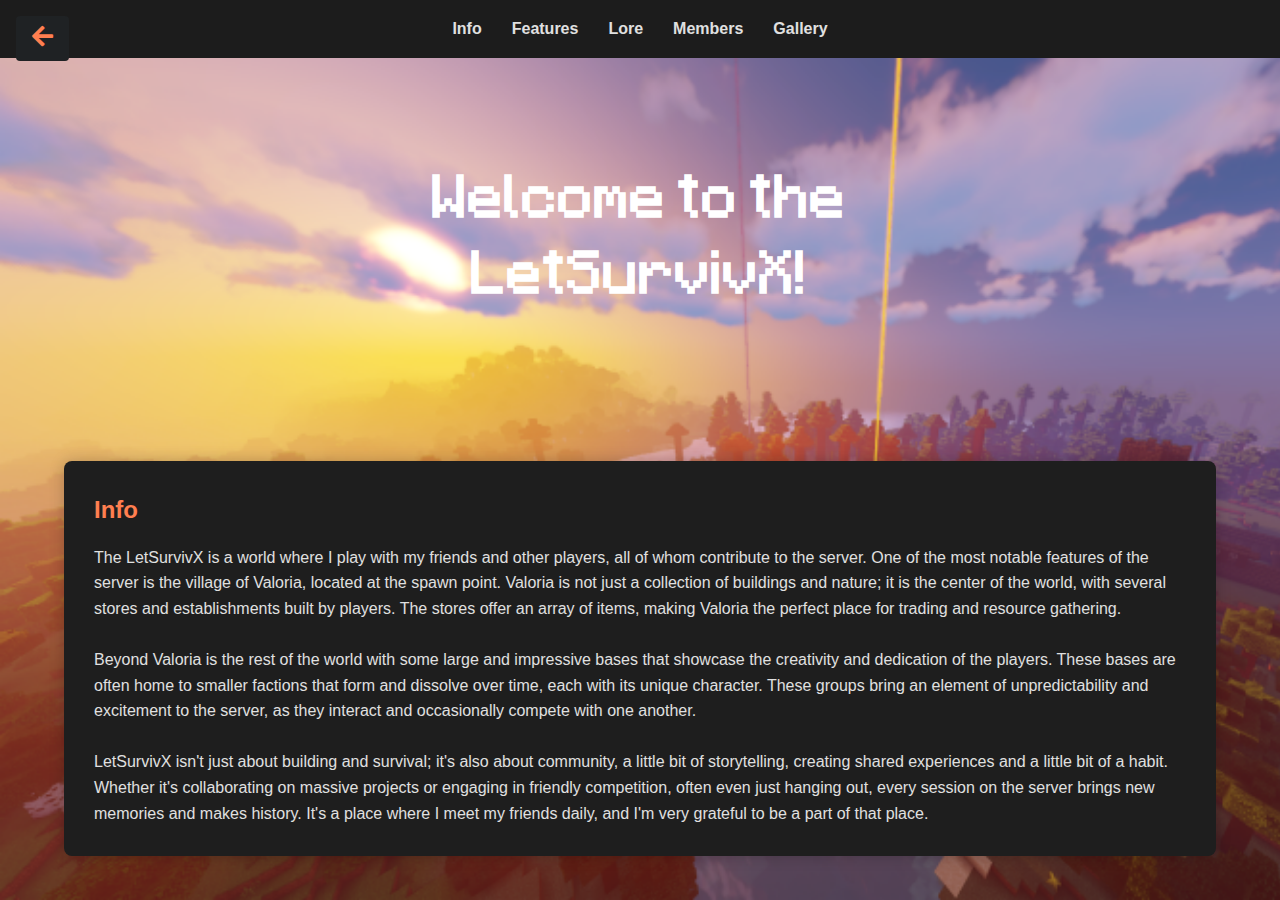
<file: letsurvivx/index.html>
<!DOCTYPE html>
<html lang="en">

<head>
    <meta charset="UTF-8">
    <meta name="viewport" content="width=device-width, initial-scale=1.0">
    <title>LetSurvivX</title>
    <link rel="stylesheet" href="assets/css/main.css">
    <link rel="icon" href="../images/letsurvivx.png" type="image/x-icon">
</head>

<body>
    <header>
        <a onclick="window.location.href='../index.html'" class="back-button">
            <i class="fas fa-arrow-left"></i>
        </a>
        <nav class="navbar">
            <div class="container">
                <ul>
                    <li><a onclick="showPage('info')">Info</a></li>
                    <li><a onclick="showPage('features')">Features</a></li>
                    <li><a onclick="showPage('lore')">Lore</a></li>
                    <li><a onclick="showPage('members')">Members</a></li>
                    <li><a onclick="window.location.href='gallery/index.html'">Gallery</a></li>
                </ul>
            </div>
        </nav>
    </header>

    <section id="home" class="title">
        <div class="title-content">
            <h1>Welcome to the <span onclick="showPage('info')" style="cursor: pointer;">LetSurvivX!</span></h1>
            <!-- <a onclick="showPage('features')" class="button">Explore Features</a> -->
        </div>
    </section>


    <main>
        <div class="container">
            <section id="info" class="page" style="display: block;">
                <h2>Info</h2>
                <p>The LetSurvivX is a world where I play with my friends and other players, all of whom contribute to
                    the server. One of the most notable features of the server is the village of Valoria, located at the
                    spawn point. Valoria is not just a collection of buildings and nature; it is the center of the
                    world, with several stores and establishments built by players. The stores offer an array of items,
                    making Valoria the perfect place for trading and resource gathering.</p>
                <br>
                <p>Beyond Valoria is the rest of the world with some large and impressive bases that showcase the
                    creativity and dedication of the players. These bases are often home to smaller factions that form
                    and dissolve over time, each with its unique character. These groups bring an element of
                    unpredictability and excitement to the server, as they interact and occasionally compete with one
                    another.</p>
                <br>
                <p>LetSurvivX isn't just about building and survival; it's also about community, a little bit of
                    storytelling, creating shared experiences and a little bit of a habit. Whether it's collaborating on
                    massive projects or engaging in friendly competition, often even just hanging out, every session on
                    the server brings new memories and makes history. It's a place where I meet my friends daily, and
                    I'm very grateful to be a part of that place.</p>
            </section>

            <section id="features" class="page" style="display: none;">
                <h2>Features</h2>
                <p>The server offers a variety of exciting features to enhance our gameplay experience:</p>
                <ul>
                    <li>Survival mode</li>
                    <li>Explore and build in a vast open world</li>
                    <li>We're a really friendly community</li>
                    <li>Regular updates with new content and features</li>
                    <li>We have some custom plugins</li>
                </ul>
            </section>

            <section id="lore" class="page" style="display: none;">
                <h2>Lore</h2>
                <p>To be written yet. We're working on that.</p>
            </section>

            <section id="members" class="page" style="display: none;">
                <h2>Members</h2>
                <p class="developer"><span class="brackets">[</span><span class="developer-text">Developer</span><span
                        class="brackets">]</span>&ThickSpace;Zethal_</p>
                <p class="admin"><span class="brackets">[</span><span class="admin-text">Admin</span><span
                        class="brackets">]</span>&ThickSpace;broembaloe</p>
                <p class="admin"><span class="brackets">[</span><span class="admin-text">Admin</span><span
                        class="brackets">]</span>&ThickSpace;XLeviMattX</p>
                <p class="donor"><span class="brackets">[</span><span class="donor-text">Donor</span><span
                        class="brackets">]</span>&ThickSpace;Levo_da_king</p>
                <p class="member"><span class="brackets">[</span><span class="member-text">Member</span><span
                        class="brackets">]</span>&ThickSpace;Sven4692</p>
                <p class="member"><span class="brackets">[</span><span class="member-text">Member</span><span
                        class="brackets">]</span>&ThickSpace;UsualBreak</p>
                <p class="member"><span class="brackets">[</span><span class="member-text">Member</span><span
                        class="brackets">]</span>&ThickSpace;Levinetwork_yt</p>
                <p class="member"><span class="brackets">[</span><span class="member-text">Member</span><span
                        class="brackets">]</span>&ThickSpace;zPqnCake &ThickSpace;(currently known as SjorsGaming69)</p>
            </section>
        </div>
    </main>

    <script src="assets/js/main.js"></script>
    <script src="gallery/assets/js/jquery.min.js"></script>
    <script src="gallery/assets/js/jquery.poptrox.min.js"></script>
    <script src="gallery/assets/js/browser.min.js"></script>
    <script src="gallery/assets/js/breakpoints.min.js"></script>
    <script src="gallery/assets/js/util.js"></script>
    <script src="gallery/assets/js/main.js"></script>
</body>

</html>
</file>
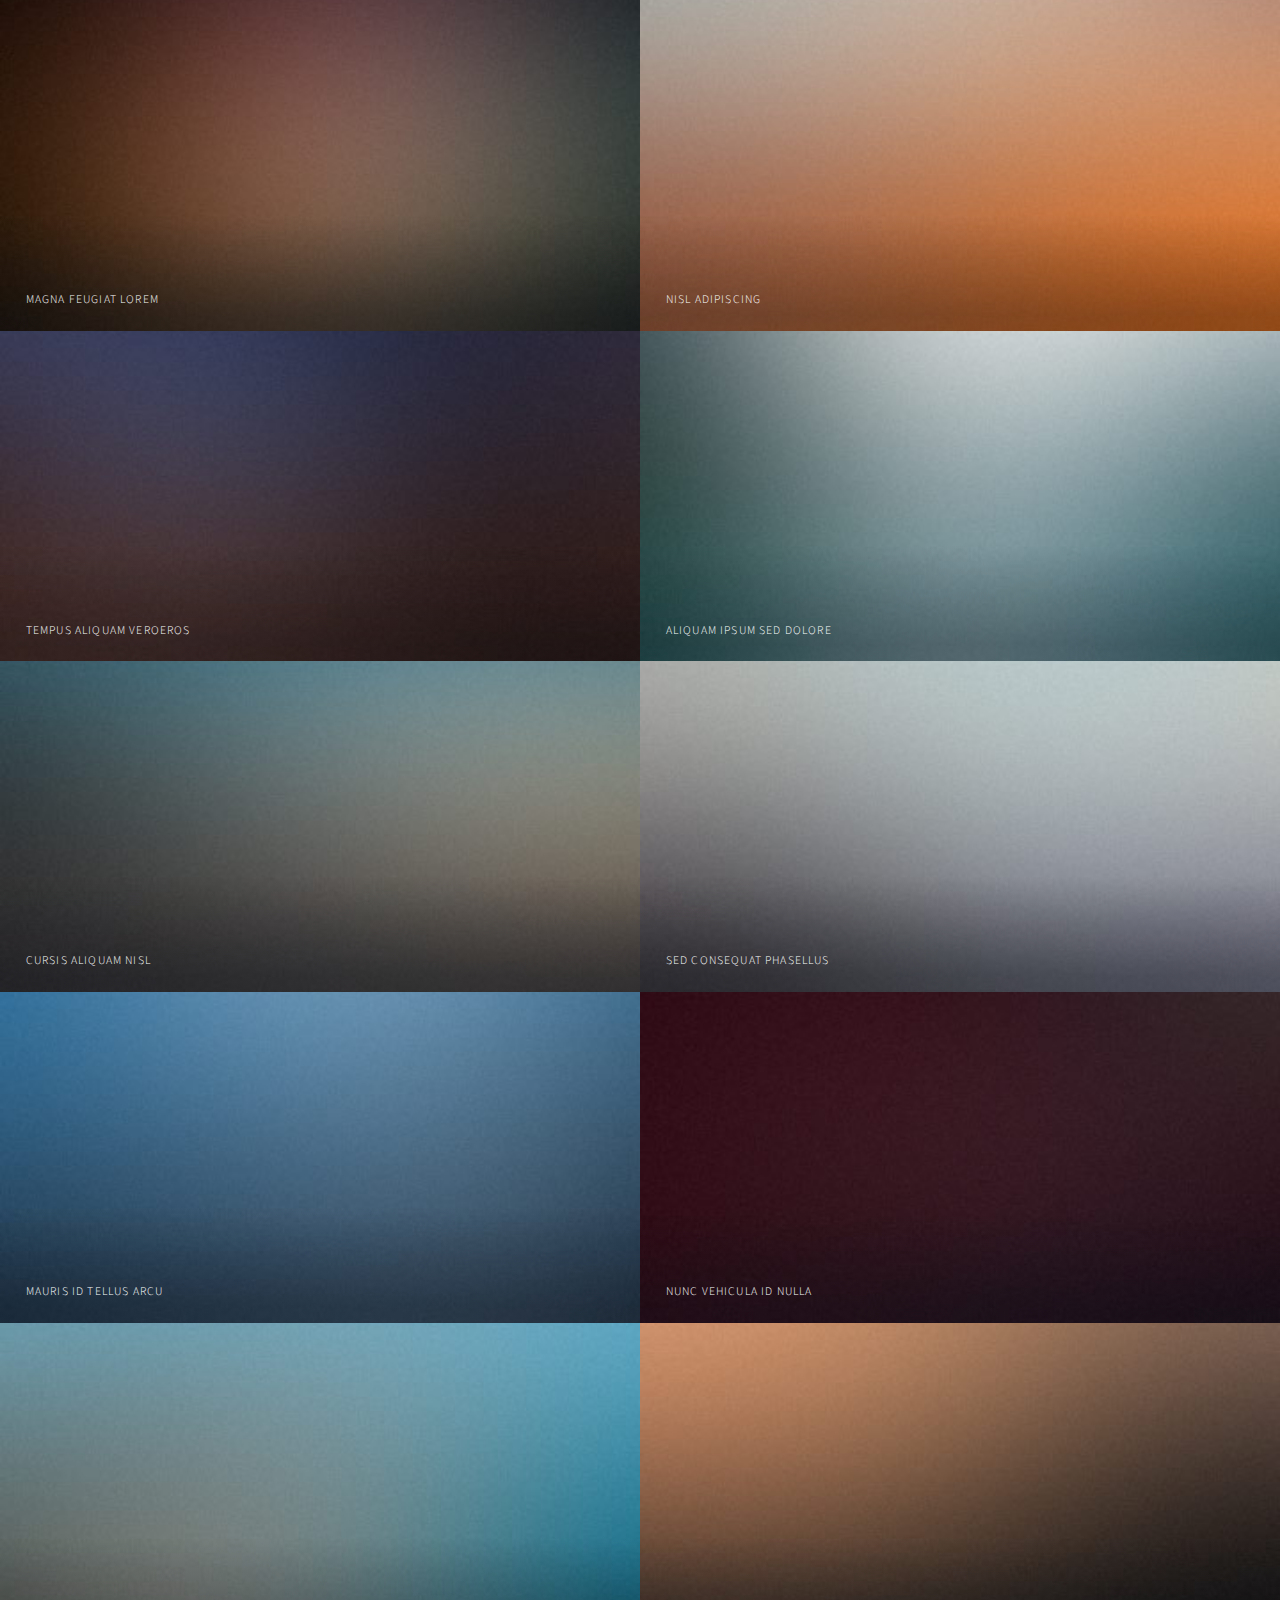
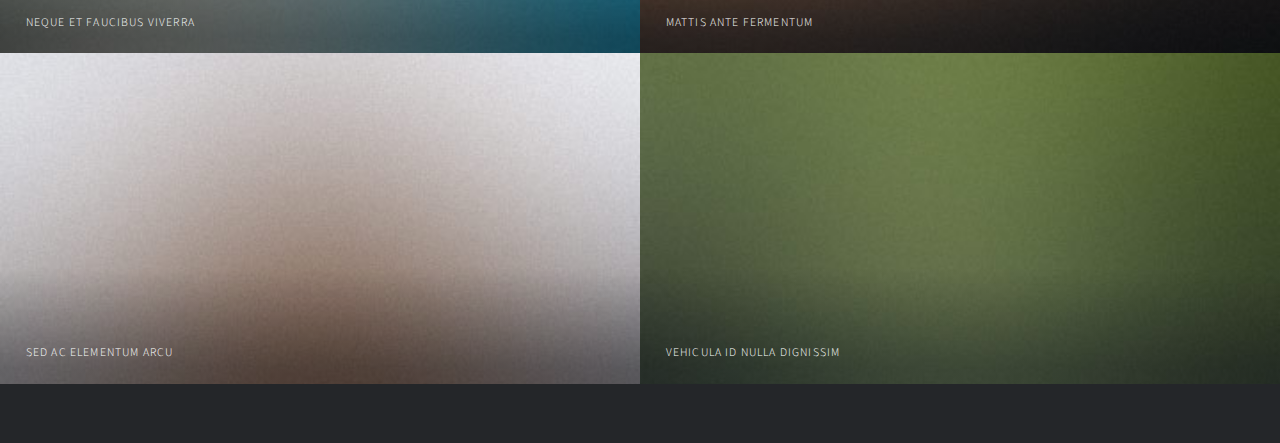
<file: assets/gallery/index.html>
<!DOCTYPE HTML>
<html>
	<head>
		<title>Multiverse by HTML5 UP</title>
		<meta charset="utf-8" />
		<meta name="viewport" content="width=device-width, initial-scale=1, user-scalable=no" />
		<link rel="stylesheet" href="assets/css/main.css" />
		<noscript><link rel="stylesheet" href="assets/css/noscript.css" /></noscript>
	</head>
	<body class="is-preload">

		<!-- Wrapper -->
			<div id="wrapper">

					<div id="main">
						<article class="thumb">
							<a href="images/fulls/01.jpg" class="image"><img src="images/thumbs/01.jpg" alt="" /></a>
							<h2>Magna feugiat lorem</h2>
							<p>Nunc blandit nisi ligula magna sodales lectus elementum non. Integer id venenatis velit.</p>
						</article>
						<article class="thumb">
							<a href="images/fulls/02.jpg" class="image"><img src="images/thumbs/02.jpg" alt="" /></a>
							<h2>Nisl adipiscing</h2>
							<p>Nunc blandit nisi ligula magna sodales lectus elementum non. Integer id venenatis velit.</p>
						</article>
						<article class="thumb">
							<a href="images/fulls/03.jpg" class="image"><img src="images/thumbs/03.jpg" alt="" /></a>
							<h2>Tempus aliquam veroeros</h2>
							<p>Nunc blandit nisi ligula magna sodales lectus elementum non. Integer id venenatis velit.</p>
						</article>
						<article class="thumb">
							<a href="images/fulls/04.jpg" class="image"><img src="images/thumbs/04.jpg" alt="" /></a>
							<h2>Aliquam ipsum sed dolore</h2>
							<p>Nunc blandit nisi ligula magna sodales lectus elementum non. Integer id venenatis velit.</p>
						</article>
						<article class="thumb">
							<a href="images/fulls/05.jpg" class="image"><img src="images/thumbs/05.jpg" alt="" /></a>
							<h2>Cursis aliquam nisl</h2>
							<p>Nunc blandit nisi ligula magna sodales lectus elementum non. Integer id venenatis velit.</p>
						</article>
						<article class="thumb">
							<a href="images/fulls/06.jpg" class="image"><img src="images/thumbs/06.jpg" alt="" /></a>
							<h2>Sed consequat phasellus</h2>
							<p>Nunc blandit nisi ligula magna sodales lectus elementum non. Integer id venenatis velit.</p>
						</article>
						<article class="thumb">
							<a href="images/fulls/07.jpg" class="image"><img src="images/thumbs/07.jpg" alt="" /></a>
							<h2>Mauris id tellus arcu</h2>
							<p>Nunc blandit nisi ligula magna sodales lectus elementum non. Integer id venenatis velit.</p>
						</article>
						<article class="thumb">
							<a href="images/fulls/08.jpg" class="image"><img src="images/thumbs/08.jpg" alt="" /></a>
							<h2>Nunc vehicula id nulla</h2>
							<p>Nunc blandit nisi ligula magna sodales lectus elementum non. Integer id venenatis velit.</p>
						</article>
						<article class="thumb">
							<a href="images/fulls/09.jpg" class="image"><img src="images/thumbs/09.jpg" alt="" /></a>
							<h2>Neque et faucibus viverra</h2>
							<p>Nunc blandit nisi ligula magna sodales lectus elementum non. Integer id venenatis velit.</p>
						</article>
						<article class="thumb">
							<a href="images/fulls/10.jpg" class="image"><img src="images/thumbs/10.jpg" alt="" /></a>
							<h2>Mattis ante fermentum</h2>
							<p>Nunc blandit nisi ligula magna sodales lectus elementum non. Integer id venenatis velit.</p>
						</article>
						<article class="thumb">
							<a href="images/fulls/11.jpg" class="image"><img src="images/thumbs/11.jpg" alt="" /></a>
							<h2>Sed ac elementum arcu</h2>
							<p>Nunc blandit nisi ligula magna sodales lectus elementum non. Integer id venenatis velit.</p>
						</article>
						<article class="thumb">
							<a href="images/fulls/12.jpg" class="image"><img src="images/thumbs/12.jpg" alt="" /></a>
							<h2>Vehicula id nulla dignissim</h2>
							<p>Nunc blandit nisi ligula magna sodales lectus elementum non. Integer id venenatis velit.</p>
						</article>
					</div>

		<!-- Scripts -->
			<script src="assets/js/jquery.min.js"></script>
			<script src="assets/js/jquery.poptrox.min.js"></script>
			<script src="assets/js/browser.min.js"></script>
			<script src="assets/js/breakpoints.min.js"></script>
			<script src="assets/js/util.js"></script>
			<script src="assets/js/main.js"></script>

	</body>
</html>
</file>
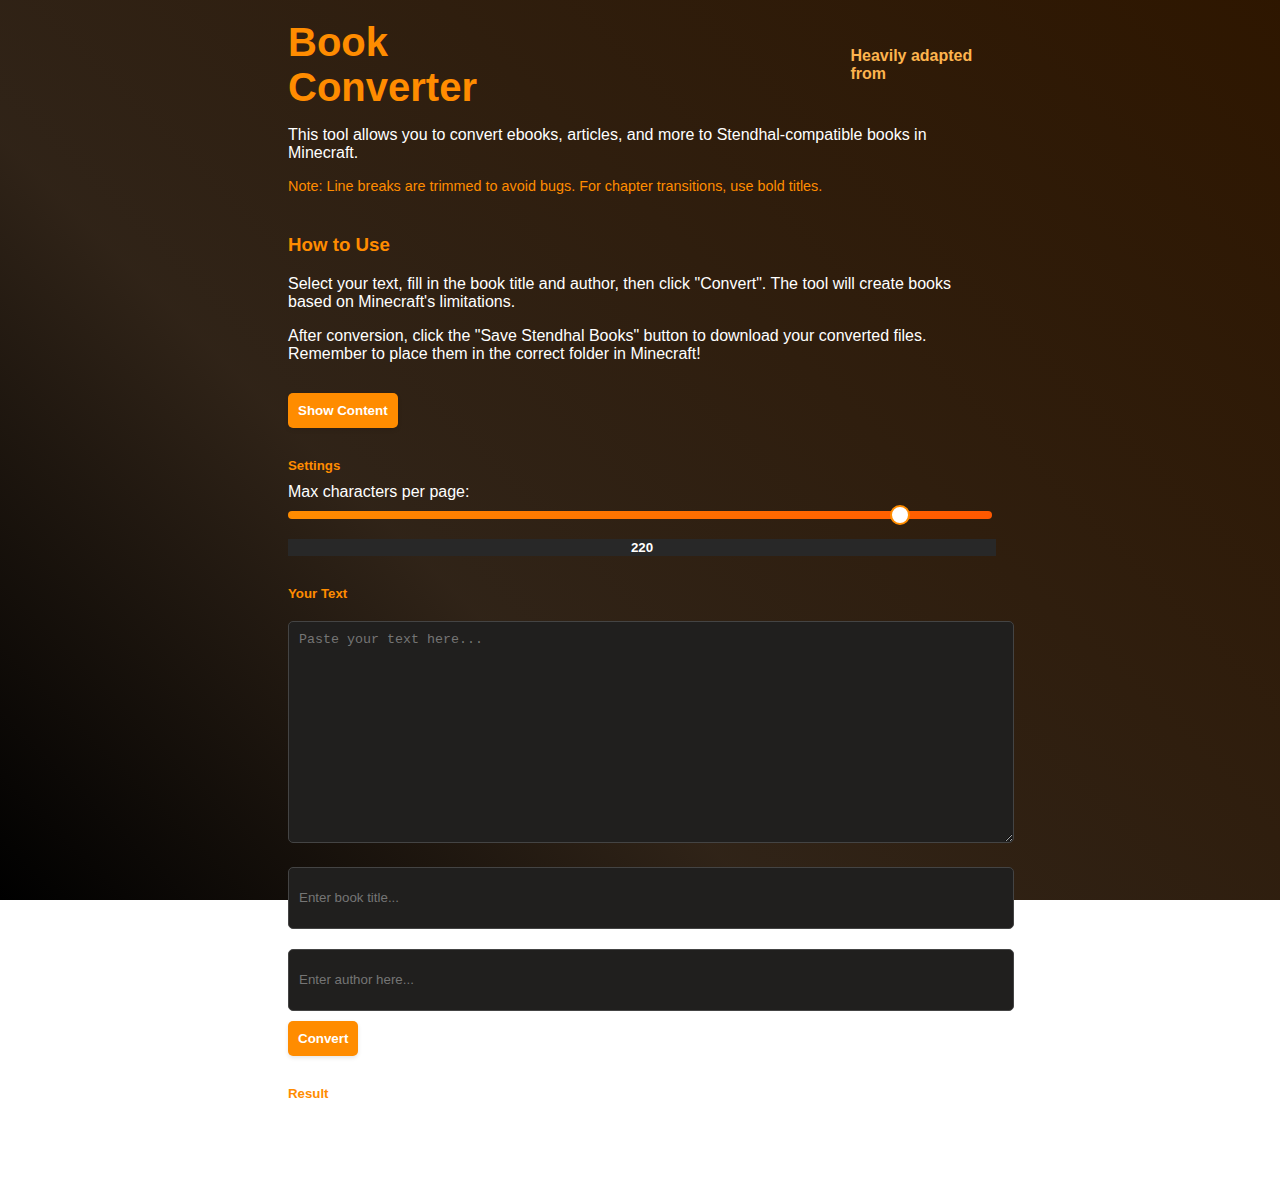
<file: mc-utilities/book-converter/index.html>
<!DOCTYPE html>
<html lang="en">

<head>
    <meta charset="utf-8" />
    <meta name="viewport" content="width=device-width, initial-scale=1" />
    <title>Book Converter</title>
    <meta name="description" content="A utility to convert ebooks or other files to Stendhal compatible books." />
    <meta name="author" content="Zethal_" />
    <link rel="stylesheet" href="style.css" />
</head>

<body>
    <div class="container">
        <header>
            <div class="header">
                <h1>Book Converter</h1>
                <h2>Heavily adapted from </h2>
            </div>
            <p>This tool allows you to convert ebooks, articles, and more to Stendhal-compatible books in Minecraft.</p>
            <p class="note">Note: Line breaks are trimmed to avoid bugs. For chapter transitions, use bold titles.</p>
        </header>

        <section class="how-to">
            <h3>How to Use</h3>
            <p>Select your text, fill in the book title and author, then click "Convert". The tool will create books
                based on Minecraft's limitations.</p>
            <p>After conversion, click the "Save Stendhal Books" button to download your converted files. Remember to
                place them in the correct folder in Minecraft!</p>
        </section>

        <section class="instructions">
            <button id="showPopup">Show Content</button>
            <div id="popup" class="popup hidden">
                <div class="popup-content">
                    <button id="closePopup">Close</button>
                    <br>
                    <br>
                    First, choose any text you would like to convert. It can be an ebook, an
                    article, or anything else, as long as it is text.<br />
                    Then, you can type in the respective fields the name of the book and your
                    nickname in game in the author field.<br /><br />

                    Right after, you can press <strong>"Convert"</strong>. This will convert
                    your text and automatically separate it in as many books it needs, taking in
                    consideration Minecraft limitations. (If more than 100 pages, it will
                    create another book etc.)<br /><br />

                    When converting your text is over, you can click the newly appeared
                    <strong>"Save Stendhal Books"</strong> button.<br />
                    This will automatically download all the books, you just have to save the
                    files when the popups appear.<br />
                    After downloading the books, do not forget to move them to
                    <strong>.minecraft\config\stendhal\books</strong> when you have the mod installed.<br />
                    In a <strong>Book & Quill</strong> in game, you can then click on the
                    <strong>"Import Book"</strong> button, and you will see your new book(s)
                    ready to be imported.
                </div>
            </div>
        </section>

        <section class="settings">
            <h5>Settings</h5>
            <label for="maxChar">Max characters per page:</label>
            <input id="maxCharSlider" type="range" min="1" max="250" value="220" oninput="maxCharSliderHandler();" />
            <input id="maxCharText" value="220" onchange="maxCharTextHandler();" />
        </section>

        <section class="text-input">
            <h5>Your Text</h5>
            <textarea id="bookText" placeholder="Paste your text here..."></textarea>
            <input type="text" id="bookTitle" placeholder="Enter book title..." />
            <input type="text" id="bookAuthor" placeholder="Enter author here..." />
            <button id="buttonConvert" onclick="convertText();">Convert</button>
        </section>

        <section class="result">
            <h5>Result</h5>
            <span id="error"></span><br />
            <span id="container"></span>
        </section>
    </div>

    <script src="script.js"></script>
</body>

</html>
</file>
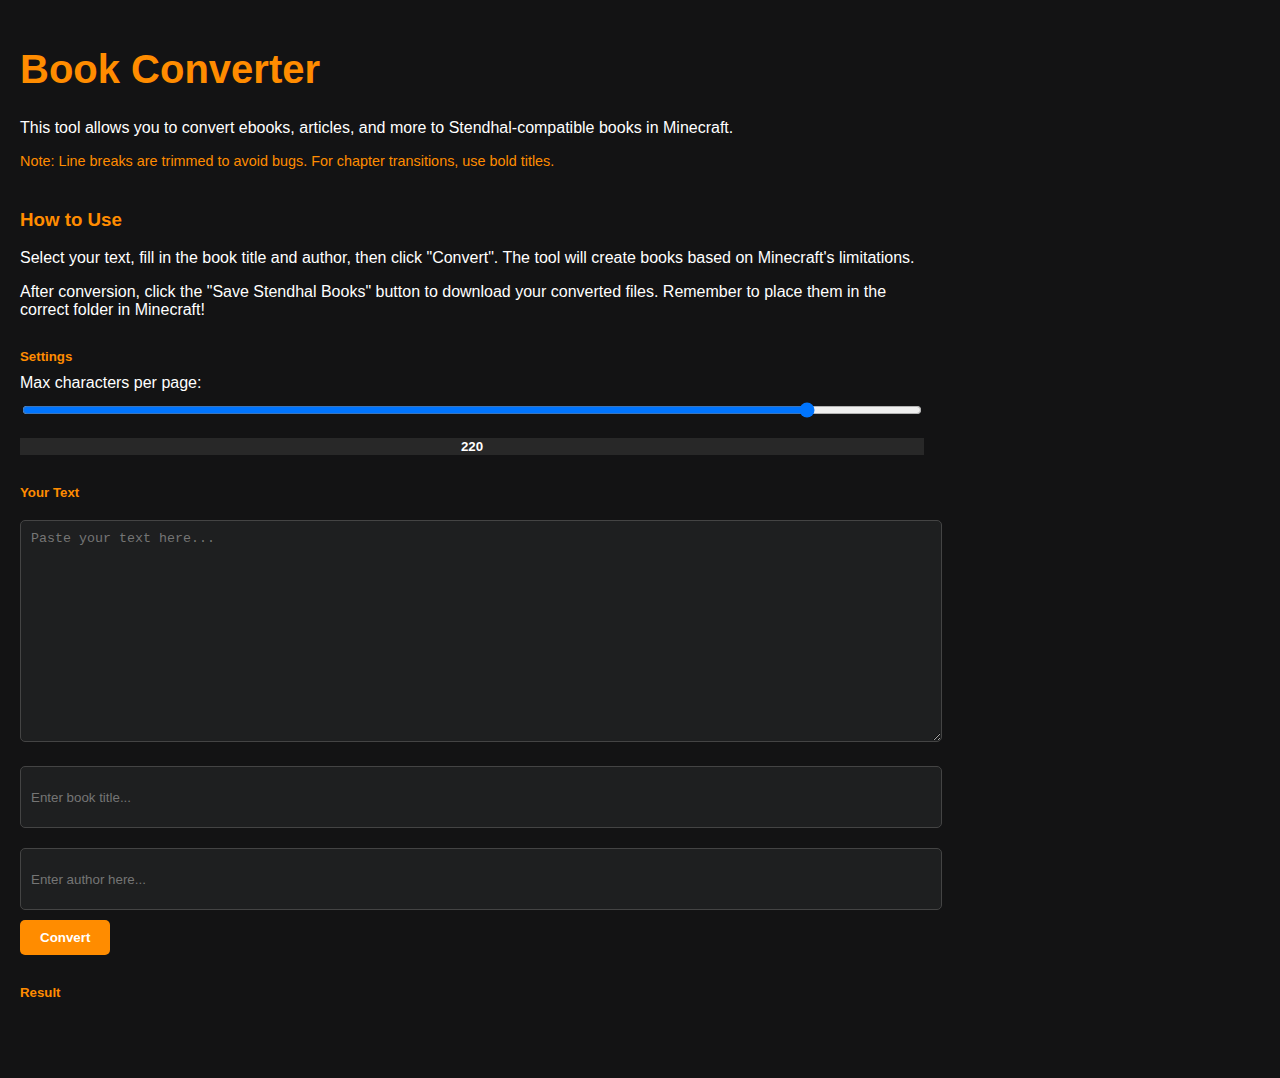
<file: mc-utilities/new/index.html>
<!DOCTYPE html>
<html lang="en">

<head>
    <meta charset="utf-8" />
    <meta name="viewport" content="width=device-width, initial-scale=1" />
    <title>Book Converter</title>
    <meta name="description" content="A utility to convert ebooks or other files to Stendhal compatible books." />
    <meta name="author" content="Zethal_" />
    <link rel="stylesheet" href="style.css" />
</head>

<body>
    <div class="container">
        <header>
            <h1>Book Converter</h1>
            <p>This tool allows you to convert ebooks, articles, and more to Stendhal-compatible books in Minecraft.</p>
            <p class="note">Note: Line breaks are trimmed to avoid bugs. For chapter transitions, use bold titles.</p>
        </header>

        <section class="how-to">
            <h3>How to Use</h3>
            <p>Select your text, fill in the book title and author, then click "Convert". The tool will create books based on Minecraft's limitations.</p>
            <p>After conversion, click the "Save Stendhal Books" button to download your converted files. Remember to place them in the correct folder in Minecraft!</p>
        </section>

        <section class="settings">
            <h5>Settings</h5>
            <label for="maxChar">Max characters per page:</label>
            <input id="maxCharSlider" type="range" min="1" max="250" value="220" oninput="maxCharSliderHandler();" />
            <input id="maxCharText" value="220" onchange="maxCharTextHandler();" />
        </section>

        <section class="text-input">
            <h5>Your Text</h5>
            <textarea id="bookText" placeholder="Paste your text here..."></textarea>
            <input type="text" id="bookTitle" placeholder="Enter book title..." />
            <input type="text" id="bookAuthor" placeholder="Enter author here..." />
            <button id="buttonConvert" onclick="convertText();">Convert</button>
        </section>

        <section class="result">
            <h5>Result</h5>
            <span id="error"></span><br />
            <span id="container"></span>
        </section>
    </div>
    
    <script src="script.js"></script>
</body>

</html>
</file>
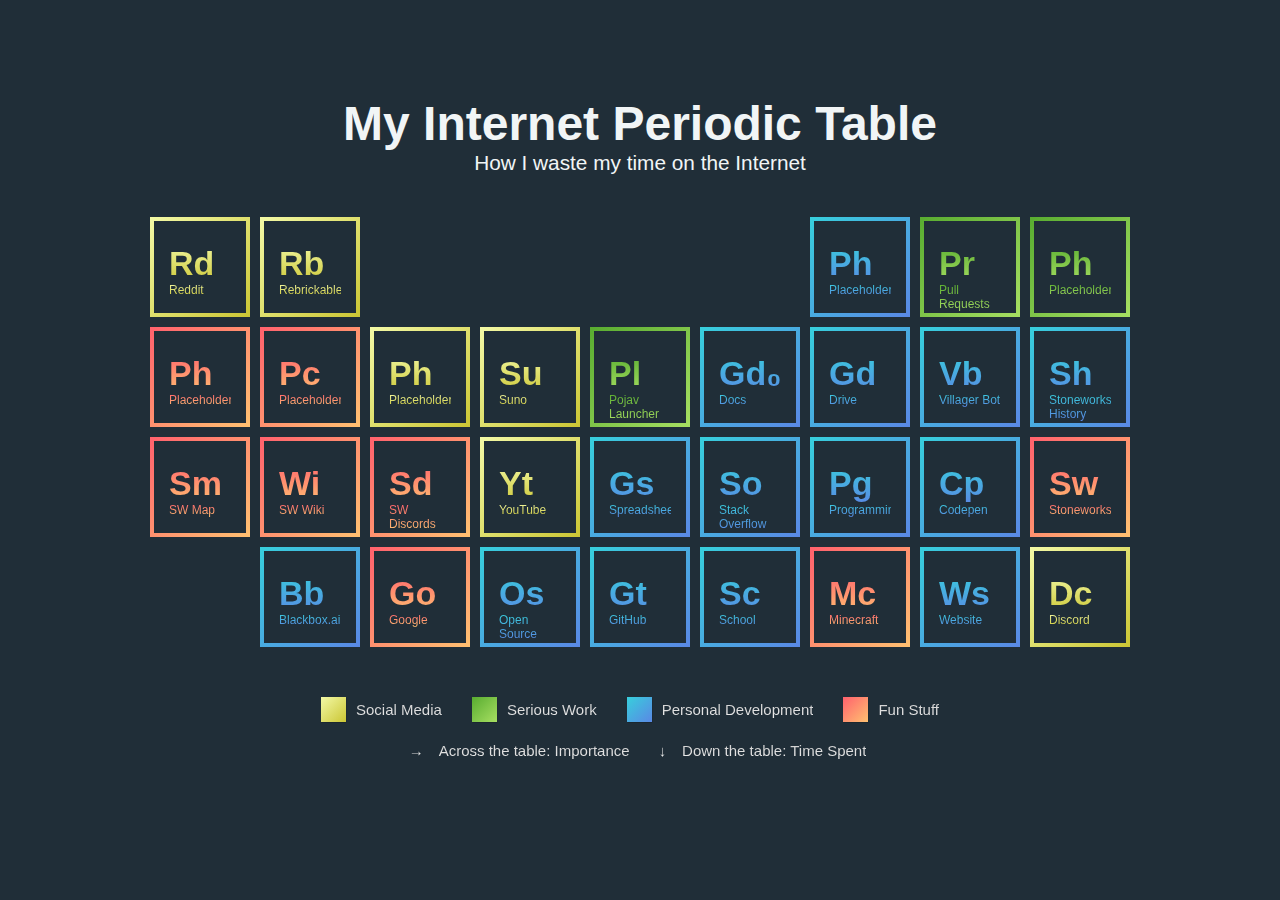
<file: fun/periodic-table.html>
<!DOCTYPE html>
<html lang="en">

<head>
    <meta charset="utf-8" />
    <meta name="viewport" content="width=device-width, initial-scale=1" />
    <title>Book Converter</title>
    <meta name="description" content="My periodic table of internet usage." />
    <meta name="author" content="Zethal_" />
    <link rel="stylesheet" href="periodic-table/style.css" />
    <link rel="stylesheet" href="../assets/css/fontawesome-all.min.css">
</head>

<body>
    <h1>My Internet Periodic Table</h1>
    <h5>How I waste my time on the Internet</h5>
    <div class="periodic-table">
        <div class="empty-spacer-1"></div>
        <div class="empty-spacer-2"></div>
        <div class="periodic-element social-media" data-description="The only reason I have Reddit is to follow the Stoneworks subreddit. I don't even use it for anything else.">
            <div class="periodic-element-inner">
                <div class="title">Rd</div>
                <div class="description">Reddit</div>
            </div>
        </div>
        <div class="periodic-element social-media"
            data-description="I use Rebrickable to find new LEGO building ideas.">
            <div class="periodic-element-inner">
                <div class="title">Rb</div>
                <div class="description">Rebrickable</div>
            </div>
        </div>
        <div class="periodic-element just-trying"
            data-description="">
            <div class="periodic-element-inner">
                <div class="title">Ph</div>
                <div class="description">Placeholder</div>
            </div>
        </div>
        <div class="periodic-element intense-work" data-description="">
            <div class="periodic-element-inner">
                <div class="title">Pr</div>
                <div class="description">Pull Requests</div>
            </div>
        </div>
        <div class="periodic-element intense-work" data-description="">
            <div class="periodic-element-inner">
                <div class="title">Ph</div>
                <div class="description">Placeholder</div>
            </div>
        </div>
        <div class="periodic-element fun-stuff"
            data-description="">
            <div class="periodic-element-inner">
                <div class="title">Ph</div>
                <div class="description">Placeholder</div>
            </div>
        </div>
        <div class="periodic-element fun-stuff"
            data-description="">
            <div class="periodic-element-inner">
                <div class="title">Pc</div>
                <div class="description">Placeholder</div>
            </div>
        </div><a class="periodic-element social-media"
            data-description=""
            href="https://placeholder.com" target="_blank">
            <div class="periodic-element-inner">
                <div class="title">Ph</div>
                <div class="description">Placeholder</div>
            </div>
        </a>
        <div class="periodic-element social-media" data-description="Suno is an app where you can generate AI music. I like a lot of that music, and I listen to it often. 🤢 Spotify">
            <div class="periodic-element-inner">
                <div class="title">Su</div>
                <div class="description">Suno</div>
            </div>
        </div>
        <div class="periodic-element intense-work"
            data-description="I use the Pojav Launcher to play Minecraft Java Edition on my phone, if I'm unable to use my computer.">
            <div class="periodic-element-inner">
                <div class="title">Pl</div>
                <div class="description">Pojav Launcher</div>
            </div>
        </div>
        <div class="periodic-element just-trying"
            data-description="Google Docs is where I write all my Stoneworks lore. ">
            <div class="periodic-element-inner">
                <div class="title">Gd₀</div>
                <div class="description">Docs</div>
            </div>
        </div>
        <div class="periodic-element just-trying"
            data-description="I store all my Stoneworks related files on there. ">
            <div class="periodic-element-inner">
                <div class="title">Gd</div>
                <div class="description">Drive</div>
            </div>
        </div><a class="periodic-element just-trying"
            data-description="Villager Bot is a Minecraft related Economy Discord Bot. I spent a lot of time playing it, and even made a translation for it."
            href="https://discord.com/oauth2/authorize?client_id=639498607632056321&permissions=1074130126&scope=bot%20applications.commands" target="_blank">
            <div class="periodic-element-inner">
                <div class="title">Vb</div>
                <div class="description">Villager Bot</div>
            </div>
        </a>
        <div class="periodic-element just-trying"
            data-description="I'm writing so much history for Stoneworks. I have so much fun writing it, and it's for sure a good way to practice my English.">
            <div class="periodic-element-inner">
                <div class="title">Sh</div>
                <div class="description">Stoneworks History</div>
            </div>
        </div>
        <a class="periodic-element fun-stuff"
            data-description="Watching the Map of Stoneworks online... Dont'want squatters on my land fr fr 😏"
            href="https://map.stoneworks.gg" target="_blank">
            <div class="periodic-element-inner">
                <div class="title">Sm</div>
                <div class="description">SW Map</div>
            </div>
        </a>
        <a class="periodic-element fun-stuff" 
            data-description="The Stoneworks Wiki is a place I can be found often. I like writing about characters and events from the server."
            href="https://stoneworksmc.fandom.com/wiki/Stoneworks_MC_Wiki" target="_blank">
            <div class="periodic-element-inner">
                <div class="title">Wi</div>
                <div class="description">SW Wiki</div>
            </div>
        </a>
        <a class="periodic-element fun-stuff" data-description="I spend SO MUCH TIME on Stoneworks related Discord servers... I don't even use most (like 90%) of them."
            href="https://discord.gg/5vU5X3yhap" target="_blank">
            <div class="periodic-element-inner">
                <div class="title">Sd</div>
                <div class="description">SW Discords</div>
            </div>
        </a>
        <div class="periodic-element social-media"
            data-description="I used to watch rubbish on YouTube, but I bettered myself and I deleted it eventually.">
            <div class="periodic-element-inner">
                <div class="title">Yt</div>
                <div class="description">YouTube</div>
            </div>
        </div>
        <a class="periodic-element just-trying"
            data-description="Google Spreadsheets my beloved. I use it for everything. I even have a spreadsheet for my spreadsheets."
            href="https://spreadsheets.google.com"
            target="_blank">
            <div class="periodic-element-inner">
                <div class="title">Gs</div>
                <div class="description">Spreadsheets</div>
            </div>
        </a>
        <div class="periodic-element just-trying"
            data-description="My coding hobby wouldn't be there if there was no Stack Overflow. I seriously owe so much to this website.">
            <div class="periodic-element-inner">
                <div class="title">So</div>
                <div class="description">Stack Overflow</div>
            </div>
        </div>
        <div class="periodic-element just-trying"
            data-description="It's not what I want to do as a job, but progamming as a hobby is a fun thing to do 👌">
            <div class="periodic-element-inner">
                <div class="title">Pg</div>
                <div class="description">Programming</div>
            </div>
        </div>
        <div class="periodic-element just-trying"
            data-description="I use CodePen a lot if I need new ideas to add to my website 😊">
            <div class="periodic-element-inner">
                <div class="title">Cp</div>
                <div class="description">Codepen</div>
            </div>
        </div>
        <div class="periodic-element fun-stuff"
            data-description="Playing Minecraft on Stoneworks... This may be a very important part of my life.">
            <div class="periodic-element-inner">
                <div class="title">Sw</div>
                <div class="description">Stoneworks</div>
            </div>
        </div><a class="periodic-element just-trying"
            data-description="I really like programming help with this website, but it never gives the answer I need... It's a terrible love-hate relationship, if you ask me."
            href="https://www.blackbox.ai" target="_blank">
            <div class="periodic-element-inner">
                <div class="title">Bb</div>
                <div class="description">Blackbox.ai</div>
            </div>
        </a>
        <a class="periodic-element fun-stuff"
            data-description="Google is my best friend, but also my worst enemy (in data-scavenging)..."
            href="https://www.google.com" target="_blank">
            <div class="periodic-element-inner">
                <div class="title">Go</div>
                <div class="description">Google</div>
            </div>
        </a>
        <div class="periodic-element just-trying"
            data-description="Grabbing Open-Source projects from the internet and making it my own.">
            <div class="periodic-element-inner">
                <div class="title">Os</div>
                <div class="description">Open Source</div>
            </div>
        </div>
        <a class="periodic-element just-trying"
            data-description="GitHub is the place I keep all my projects. I also use it to host this website."
            href="https://GitHub.com/ZethalMC" target="_blank">
            <div class="periodic-element-inner">
                <div class="title">Gt</div>
                <div class="description">GitHub</div>
            </div>
        </a>
        <div class="periodic-element just-trying"
            data-description="School takes up a lot of my time, but I still find time do a lot of other things.">
            <div class="periodic-element-inner">
                <div class="title">Sc</div>
                <div class="description">School</div>
            </div>
        </div>
        <div class="periodic-element fun-stuff" data-description="Building and exploring in a blocky world!">
            <div class="periodic-element-inner">
                <div class="title">Mc</div>
                <div class="description">Minecraft</div>
            </div>
        </div>
        <a class="periodic-element just-trying"
            data-description="This website takes a lot more time than I thought it would. But it's worth it!"
            href="https://ZethalMC.com" target="_blank">
            <div class="periodic-element-inner">
                <div class="title">Ws</div>
                <div class="description">Website</div>
            </div>
        </a>
        <div class="periodic-element social-media"
            data-description="Discord is half my life. I spend more time on Discord than on my phone (how that's even possible 😏).">
            <div class="periodic-element-inner">
                <div class="title">Dc</div>
                <div class="description">Discord</div>
            </div>
        </div>
    </div>
    <div class="legend-table">
        <div class="legend-table__wrapper"><span class="legend-table__marker social-media"></span><span
                class="legend-table__text">Social Media</span><span
                class="legend-table__marker intense-work"></span><span class="legend-table__text">Serious
                Work</span><span class="legend-table__marker just-trying"></span><span
                class="legend-table__text">Personal Development</span><span
                class="legend-table__marker fun-stuff"></span><span class="legend-table__text">Fun Stuff</span><br />
            <div class="legend-table__direction"><span>&#8594; &ensp; Across the table: Importance</span></div>
            <div class="legend-table__direction"><span>&#8595; &ensp; Down the table: Time Spent</span></div>
        </div>
    </div>
</body>
</file>
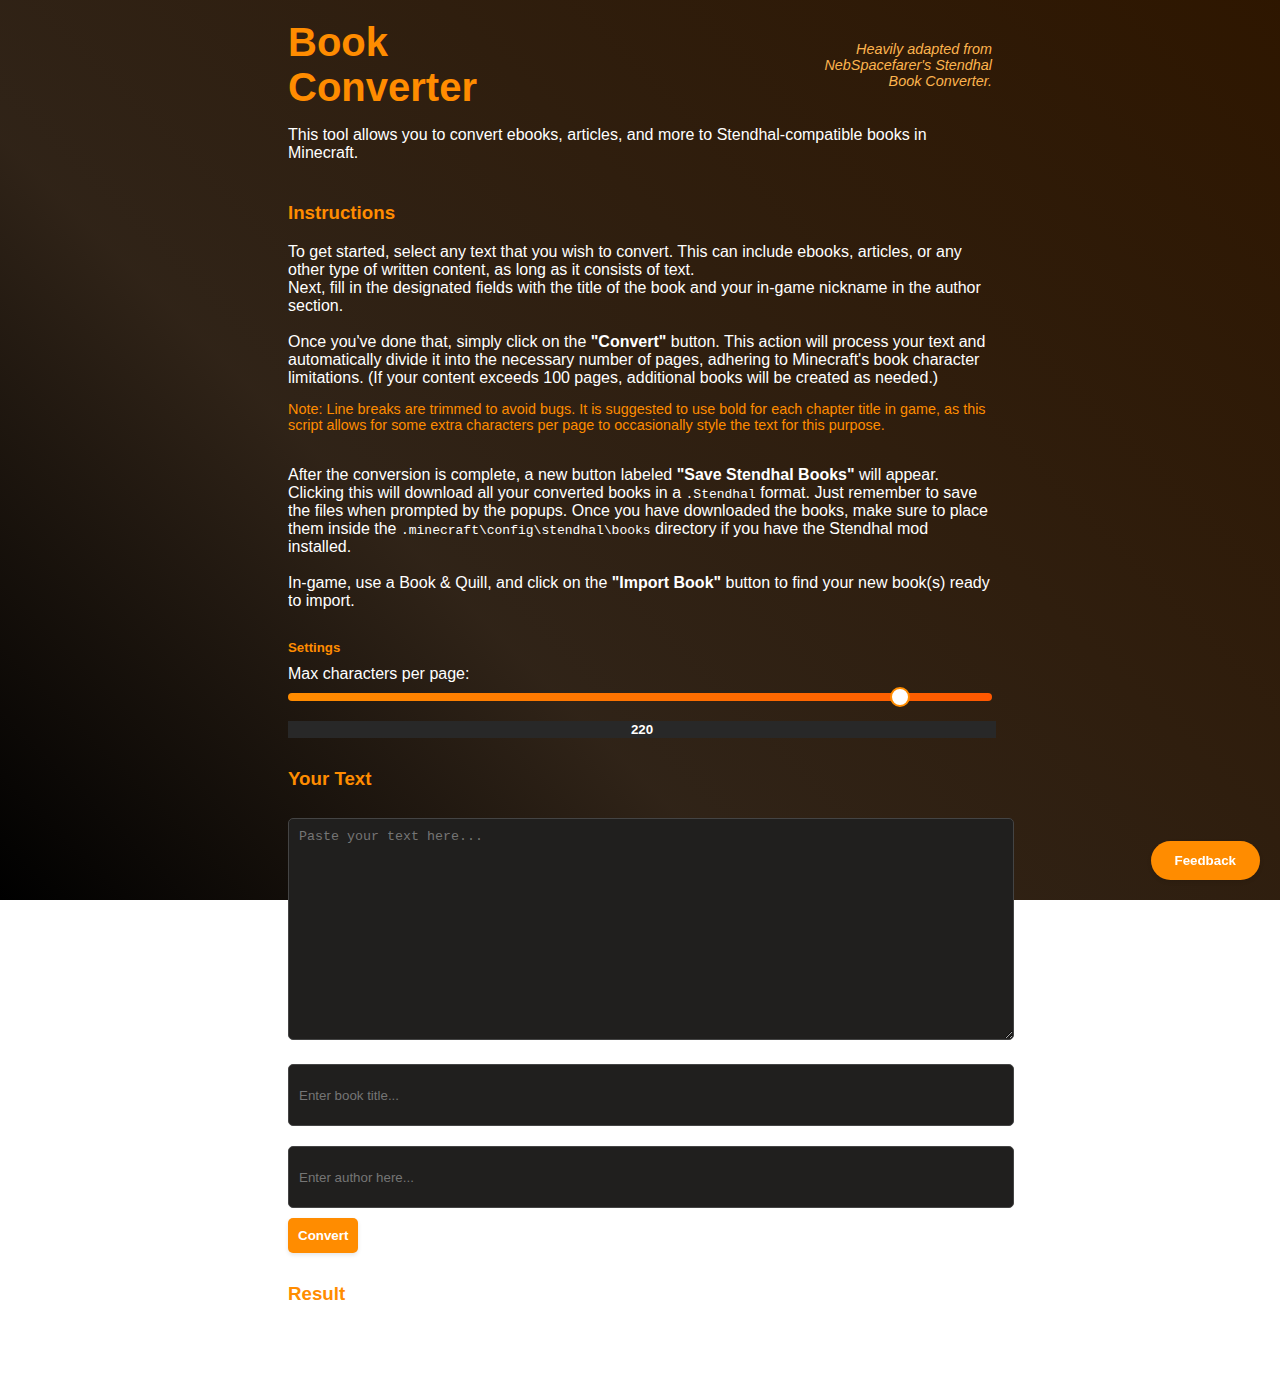
<file: mc-utilities/book-converter.html>
<!DOCTYPE html>
<html lang="en">

<head>
    <meta charset="utf-8" />
    <meta name="viewport" content="width=device-width, initial-scale=1" />
    <title>Book Converter</title>
    <meta name="description" content="A utility to convert ebooks or other files to Stendhal compatible books." />
    <meta name="author" content="Zethal_" />
    <link rel="stylesheet" href="book-converter/style.css" />
    <link rel="stylesheet" href="../assets/css/fontawesome-all.min.css">
</head>

<body>
    <div class="container">
        <header>
            <div class="header">
                <h1>Book Converter</h1>
                <p class="sub">Heavily adapted from NebSpacefarer's Stendhal Book Converter.</p>
            </div>
            <p>This tool allows you to convert ebooks, articles, and more to Stendhal-compatible books in Minecraft.</p>
        </header>

        <section class="instructions">
            <h3>Instructions</h3>
            To get started, select any text that you wish to convert. This can include ebooks, articles, or any other
            type of written content, as long as it consists of text.<br />
            Next, fill in the designated fields with the title of the book and your in-game nickname in the author
            section.<br /><br />
            Once you've done that, simply click on the <strong>"Convert"</strong> button. This action will process your
            text and automatically divide it into the necessary number of pages, adhering to Minecraft's book character
            limitations. (If your content exceeds 100 pages, additional books will be created as needed.)
            <p class="note">Note: Line breaks are trimmed to avoid bugs. It is suggested to use bold for each chapter
                title in game, as this script allows for some extra characters per page to occasionally style the text
                for this purpose.</p><br />

            After the conversion is complete, a new button labeled <strong>"Save Stendhal Books"</strong> will appear.
            Clicking this will download all your converted books in a <code>.Stendhal</code> format. Just remember to
            save the files when prompted by the popups.
            Once you have downloaded the books, make sure to place them inside the
            <code>.minecraft\config\stendhal\books</code> directory if you have the Stendhal mod installed.<br /><br />

            In-game, use a Book & Quill, and click on the <strong>"Import Book"</strong> button to find your new book(s)
            ready to import.
        </section>

        <section class="settings">
            <h5>Settings</h5>
            <label for="maxChar">Max characters per page:</label>
            <input id="maxCharSlider" type="range" min="1" max="250" value="220" oninput="maxCharSliderHandler();" />
            <input id="maxCharText" value="220" onchange="maxCharTextHandler();" />
        </section>

        <section class="text-input">
            <h3>Your Text</h3>
            <textarea id="bookText" placeholder="Paste your text here..."></textarea>
            <input type="text" id="bookTitle" placeholder="Enter book title..." />
            <input type="text" id="bookAuthor" placeholder="Enter author here..." />
            <button id="buttonConvert" onclick="convertText();">Convert</button>
        </section>

        <section class="result">
            <h3>Result</h3>
            <span id="container"></span>
        </section>
    </div>

    <button class="feedback-button" onclick="togglePopup()">Feedback</button>

    <div class="overlay" id="overlay" onclick="togglePopup()"></div>

    <div class="popup" id="popup">
        <h1>Feedback Form</h1>
        <label for="discord">Discord Username and ID:</label>
        <input type="text" id="discord" placeholder="Discord Username / ID" required>

        <label for="textBox" id="textBoxTitle">Your Feedback:</label>
        <textarea id="textBox" rows="5" placeholder="Enter your feedback here..." required></textarea>

        <div class="checkbox-container">
            <input type="checkbox" id="contactCheckbox" onclick="toggleCheckbox('contactCheckbox')">
            <span class="label-text" onclick="toggleCheckbox('contactCheckbox')">Contact me?</span>
        </div>
        <div class="checkbox-container">
            <input type="checkbox" id="bugCheckbox" onclick="toggleCheckbox('bugCheckbox')">
            <span class="label-text" onclick="toggleCheckbox('bugCheckbox')">Bug?</span>
        </div>

        <button onclick="submitFeedback()">Submit Feedback</button>
        <div class="notification" id="notification"></div>
    </div>

    <div id="errorPopup"></div>

    <script src="book-converter/script.js"></script>
</body>

</html>
</file>
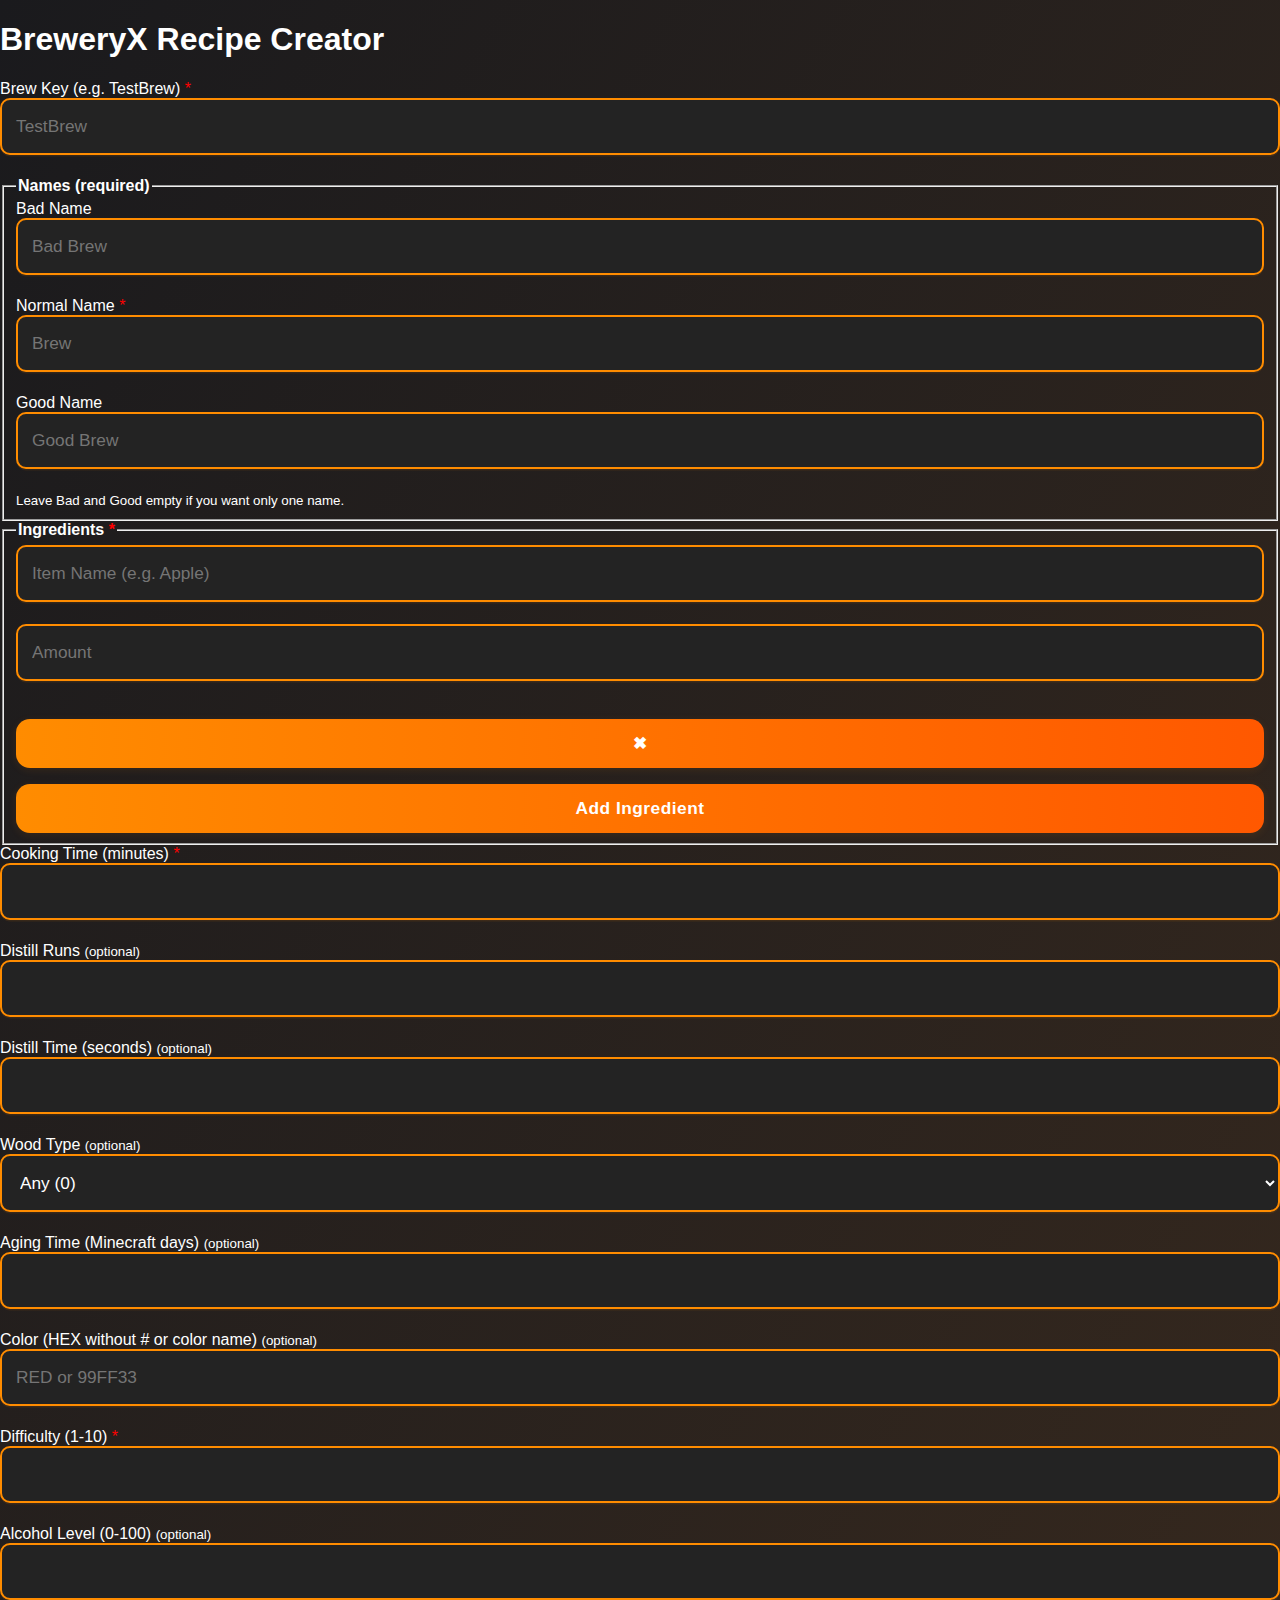
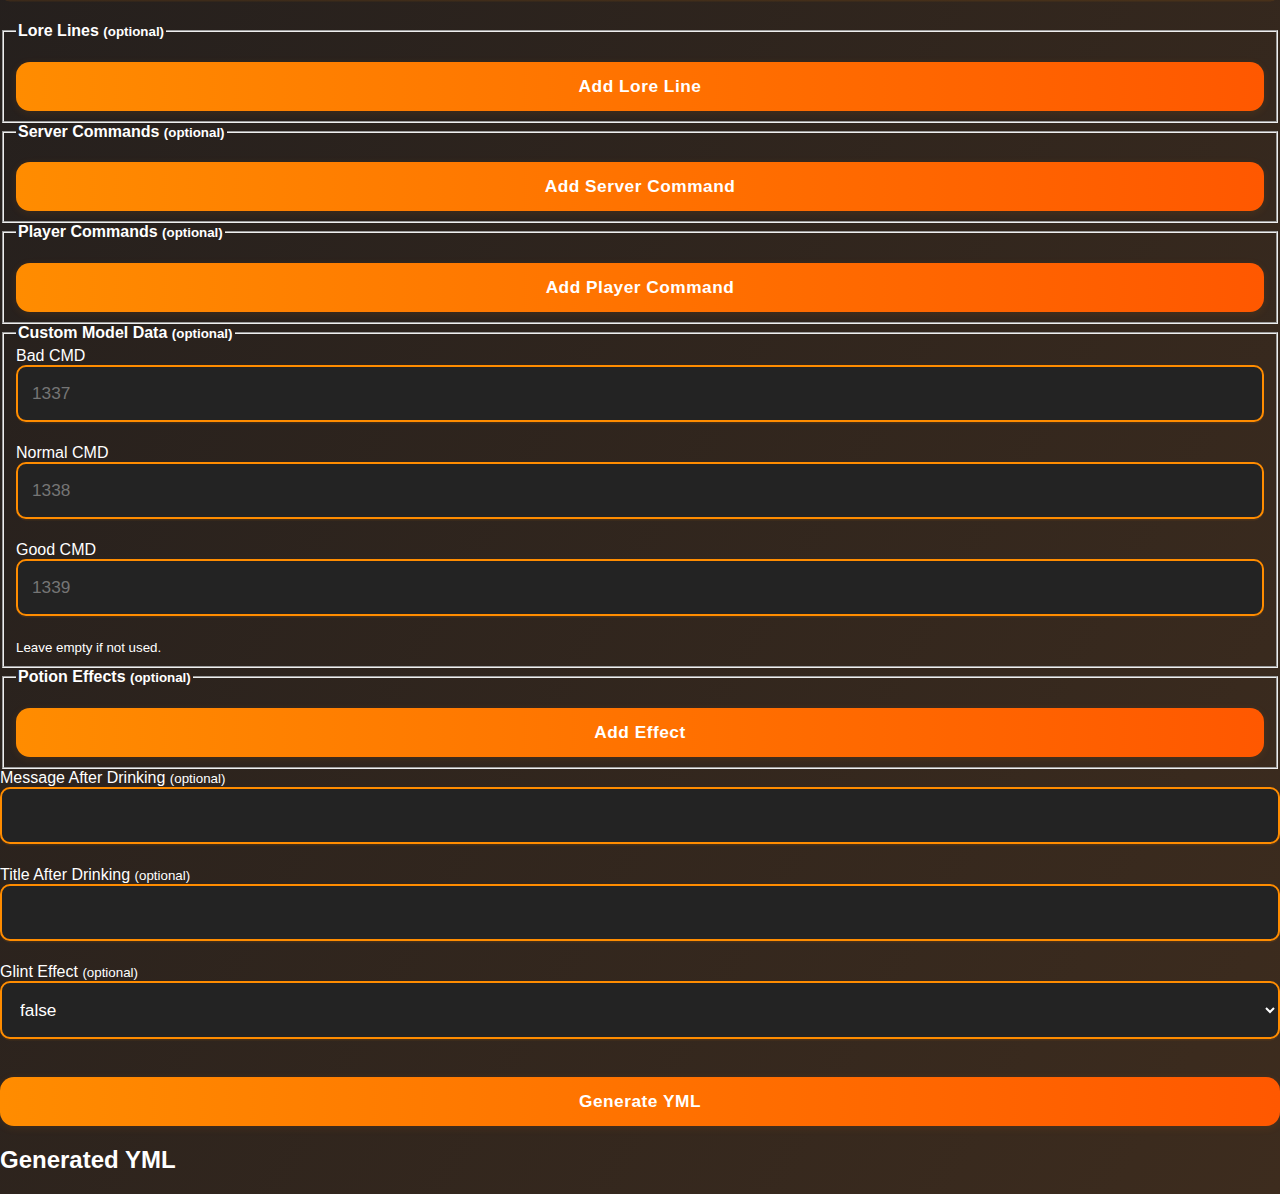
<file: mc-utilities/breweryx-converter.html>
<!DOCTYPE html>
<html lang="en">

<head>
    <meta charset="UTF-8" />
    <meta name="viewport" content="width=device-width, initial-scale=1" />
    <title>BreweryX Recipe Creator</title>
    <link rel="stylesheet" href="breweryx-converter/style.css" />
</head>

<body>
    <h1>BreweryX Recipe Creator</h1>
    <form id="brewForm">
        <label for="brewKey">Brew Key (e.g. TestBrew) <span style="color:red">*</span></label>
        <input type="text" id="brewKey" name="brewKey" required placeholder="TestBrew" />

        <fieldset>
            <legend><strong>Names (required)</strong></legend>
            <label for="nameBad">Bad Name</label>
            <input type="text" id="nameBad" name="nameBad" placeholder="Bad Brew" />
            <label for="nameNormal">Normal Name <span style="color:red">*</span></label>
            <input type="text" id="nameNormal" name="nameNormal" placeholder="Brew" required />
            <label for="nameGood">Good Name</label>
            <input type="text" id="nameGood" name="nameGood" placeholder="Good Brew" />
            <small>Leave Bad and Good empty if you want only one name.</small>
        </fieldset>


        <fieldset>
            <legend><strong>Ingredients <span style="color:red">*</span></strong></legend>
            <div id="ingredientsContainer">
                <div class="ingredient-row">
                    <input type="text" class="ingredient-item" placeholder="Item Name (e.g. Apple)" required />
                    <input type="number" class="ingredient-amount" placeholder="Amount" min="1" required />
                    <button type="button" class="removeIngredientBtn" title="Remove ingredient">✖</button>
                </div>
            </div>
            <button type="button" id="addIngredientBtn">Add Ingredient</button>
        </fieldset>

        <label for="cookingtime">Cooking Time (minutes) <span style="color:red">*</span></label>
        <input type="number" id="cookingtime" name="cookingtime" min="1" required />

        <label for="distillruns">Distill Runs <small>(optional)</small></label>
        <input type="number" id="distillruns" name="distillruns" min="0" />

        <label for="distilltime">Distill Time (seconds) <small>(optional)</small></label>
        <input type="number" id="distilltime" name="distilltime" min="0" />

        <label for="wood">Wood Type <small>(optional)</small></label>
        <select id="wood" name="wood">
            <option value="">Any (0)</option>
            <option value="1">Birch</option>
            <option value="2">Oak</option>
            <option value="3">Jungle</option>
            <option value="4">Spruce</option>
            <option value="5">Acacia</option>
            <option value="6">Dark Oak</option>
            <option value="7">Crimson</option>
            <option value="8">Warped</option>
            <option value="9">Mangrove</option>
            <option value="10">Cherry</option>
            <option value="11">Bamboo</option>
            <option value="12">Cut copper</option>
        </select>

        <label for="age">Aging Time (Minecraft days) <small>(optional)</small></label>
        <input type="number" id="age" name="age" min="0" />

        <label for="color">Color (HEX without # or color name) <small>(optional)</small></label>
        <input type="text" id="color" name="color" placeholder="RED or 99FF33" />

        <label for="difficulty">Difficulty (1-10) <span style="color:red">*</span></label>
        <input type="number" id="difficulty" name="difficulty" min="1" max="10" required />

        <label for="alcohol">Alcohol Level (0-100) <small>(optional)</small></label>
        <input type="number" id="alcohol" name="alcohol" min="0" max="100" />

        <fieldset>
            <legend><strong>Lore Lines <small>(optional)</small></strong></legend>
            <div id="loreContainer"></div>
            <button type="button" id="addLoreBtn">Add Lore Line</button>
        </fieldset>

        <fieldset>
            <legend><strong>Server Commands <small>(optional)</small></strong></legend>
            <div id="serverCommandsContainer"></div>
            <button type="button" id="addServerCommandBtn">Add Server Command</button>
        </fieldset>

        <fieldset>
            <legend><strong>Player Commands <small>(optional)</small></strong></legend>
            <div id="playerCommandsContainer">
                <div>
                    <button type="button" id="addPlayerCommandBtn">Add Player Command</button>
        </fieldset>

        <fieldset>
            <legend><strong>Custom Model Data <small>(optional)</small></strong></legend>
            <label for="cmdBad">Bad CMD</label>
            <input type="number" id="cmdBad" name="cmdBad" placeholder="1337" min="0" />
            <label for="cmdNormal">Normal CMD</label>
            <input type="number" id="cmdNormal" name="cmdNormal" placeholder="1338" min="0" />
            <label for="cmdGood">Good CMD</label>
            <input type="number" id="cmdGood" name="cmdGood" placeholder="1339" min="0" />
            <small>Leave empty if not used.</small>
        </fieldset>

        <fieldset>
            <legend><strong>Potion Effects <small>(optional)</small></strong></legend>
            <div id="effectsContainer"></div>
            <button type="button" id="addEffectBtn">Add Effect</button>
        </fieldset>

        <label for="drinkmessage">Message After Drinking <small>(optional)</small></label>
        <input type="text" id="drinkmessage" name="drinkmessage" />

        <label for="drinktitle">Title After Drinking <small>(optional)</small></label>
        <input type="text" id="drinktitle" name="drinktitle" />

        <label for="glint">Glint Effect <small>(optional)</small></label>
        <select id="glint" name="glint">
            <option value="">false</option>
            <option value="true">true</option>
        </select>

        <button type="submit">Generate YML</button>
    </form>


    <h2>Generated YML</h2>
    <pre id="output" readonly></pre>

    <script src="breweryx-converter/script.js"></script>
</body>

</html>
</file>
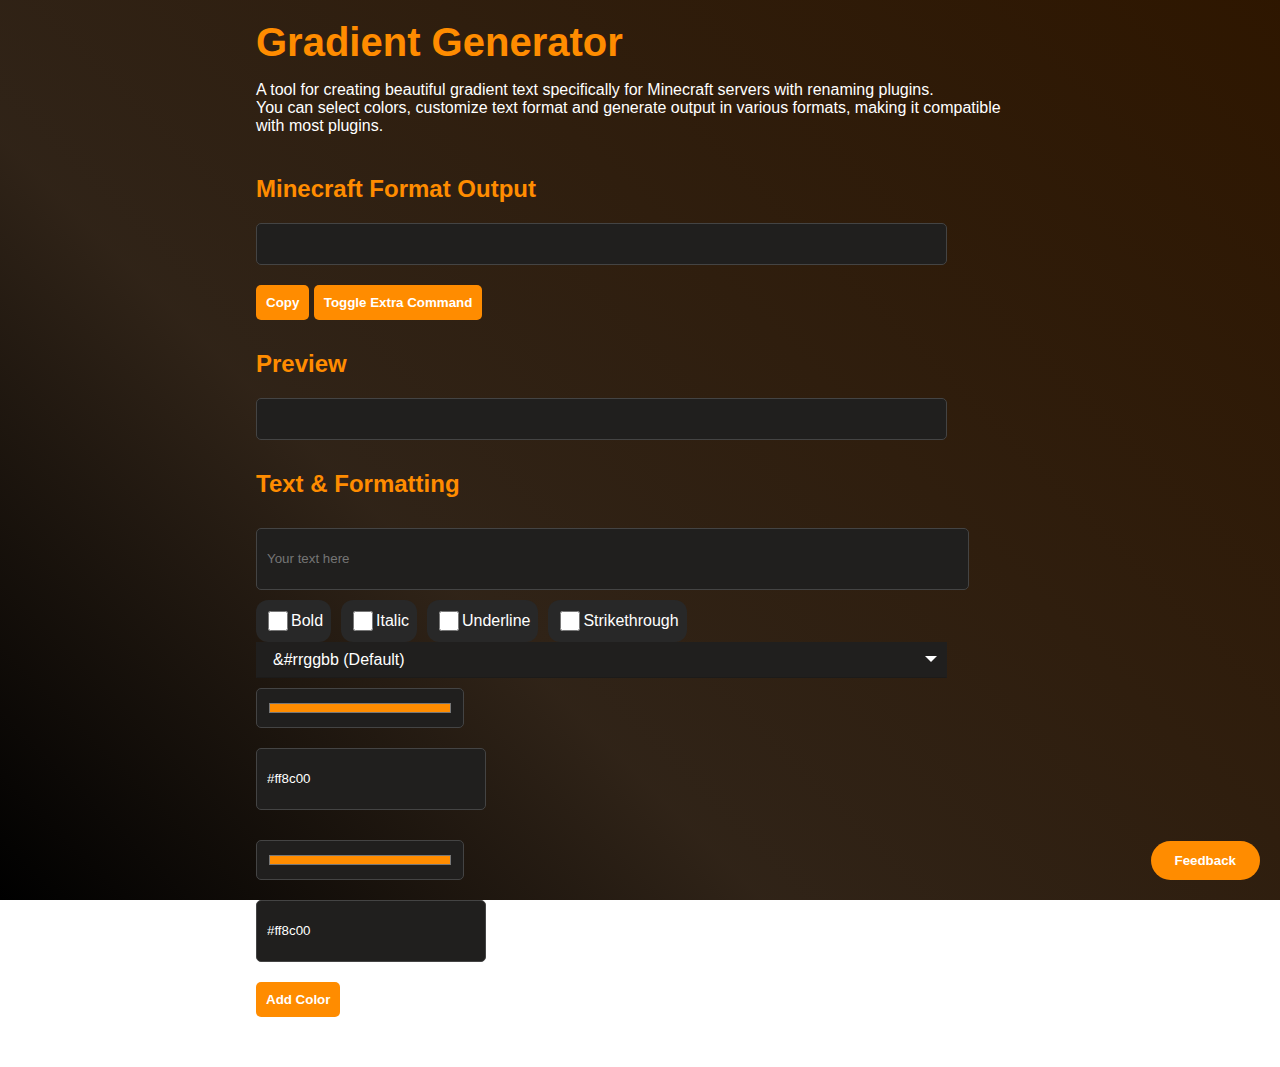
<file: mc-utilities/RGB-generator.html>
<!DOCTYPE html>
<html lang="en">

<head>
    <meta charset="UTF-8">
    <meta name="viewport" content="width=device-width, initial-scale=1.0">
    <title>Gradient Text Generator</title>
    <meta name="description" content="Create beautiful gradient text for Minecraft servers.">
    <link rel="stylesheet" href="RGB-generator/style.css">
    <link rel="stylesheet" href="https://fonts.cdnfonts.com/css/minecraftia">

</head>

<body>
    <div class="container">
        <header>
            <h1>Gradient Generator</h1>
            <p>A tool for creating beautiful gradient text specifically for Minecraft servers with renaming plugins.
                <br>You
                can select colors, customize text format and generate output in various formats, making it compatible
                with
                most plugins.
            </p>
        </header>

        <main>
            <section class="result">
                <h2>Minecraft Format Output</h2>
                <div id="output" class="output-box" contenteditable="false"></div>
                <button onclick="copyOutput()">Copy</button>
                <button onclick="toggleExtraCommand()">Toggle Extra Command</button>
                <div id="extraCommandSection" class="toggle-section" style="display: none;">
                    <h2>Extra Command</h2>
                    <input type="text" id="extraCommand" placeholder="Your extra command here">
                </div>
            </section>

            <section class="preview">
                <h2>Preview</h2>
                <div id="preview" class="preview-box" contenteditable="false"></div>
            </section>

            <section class="text-input">
                <h2>Text & Formatting</h2>
                <input type="text" id="inputText" placeholder="Your text here">
                <div class="format-checkbox" style="display: flex; gap: 10px;">
                    <div class="format-checkbox-item">
                        <input type="checkbox" id="formatBold">
                        <span class="label-text">Bold</span>
                    </div>
                    <div class="format-checkbox-item">
                        <input type="checkbox" id="formatItalic">
                        <span class="label-text">Italic</span>
                    </div>
                    <div class="format-checkbox-item">
                        <input type="checkbox" id="formatUnderline">
                        <span class="label-text">Underline</span>
                    </div>
                    <div class="format-checkbox-item">
                        <input type="checkbox" id="formatStrike">
                        <span class="label-text">Strikethrough</span>
                    </div>
                </div>
                <div class="custom-select">
                    <select id="colorFormat" onchange="updatePreview()">
                        <option value="&#">&#rrggbb (Default)</option>
                        <option value="&#">&#rrggbb</option>
                        <option value="&">&rrggbb</option>
                        <option value="MiniMessage">MiniMessage</option>
                        <option value="Â§">Â§xÂ§rÂ§rÂ§gÂ§gÂ§bÂ§b</option>
                        <option value="&x">&x&r&r&g&g&b&b</option>
                        <option value="<#">
                            <#rrggbb>
                        </option>
                        <option value="<##">
                            <##rrggbb>
                        </option>
                        <option value="[C">[COLOR=#rrggbb][/COLOR]</option>
                    </select>
                </div>
                <div id="colorPairs"></div>
                <button id="addColorButton" onclick="addColorPair()">Add Color</button>
            </section>

        </main>
    </div>

    <button class="feedback-button" onclick="togglePopup()">Feedback</button>

    <div class="overlay" id="overlay" onclick="togglePopup()"></div>

    <div class="popup" id="popup">
        <h1>Feedback Form</h1>
        <label for="discord">Discord Username and ID:</label>
        <input type="text" id="discord" placeholder="Discord Username / ID" required>

        <label for="textBox" id="textBoxTitle">Your Feedback:</label>
        <textarea id="textBox" rows="5" placeholder="Enter your feedback here..." required></textarea>

        <div class="checkbox-container">
            <input type="checkbox" id="contactCheckbox" onclick="toggleCheckbox('contactCheckbox')">
            <span class="label-text" onclick="toggleCheckbox('contactCheckbox')">Contact me?</span>
        </div>
        <div class="checkbox-container">
            <input type="checkbox" id="bugCheckbox" onclick="toggleCheckbox('bugCheckbox')">
            <span class="label-text" onclick="toggleCheckbox('bugCheckbox')">Bug?</span>
        </div>

        <button onclick="submitFeedback()">Submit Feedback</button>
        <div class="notification" id="notification"></div>
    </div>

    <div id="notifPopup"></div>

    <script src="RGB-generator/script.js"></script>
</body>

</html>
</file>
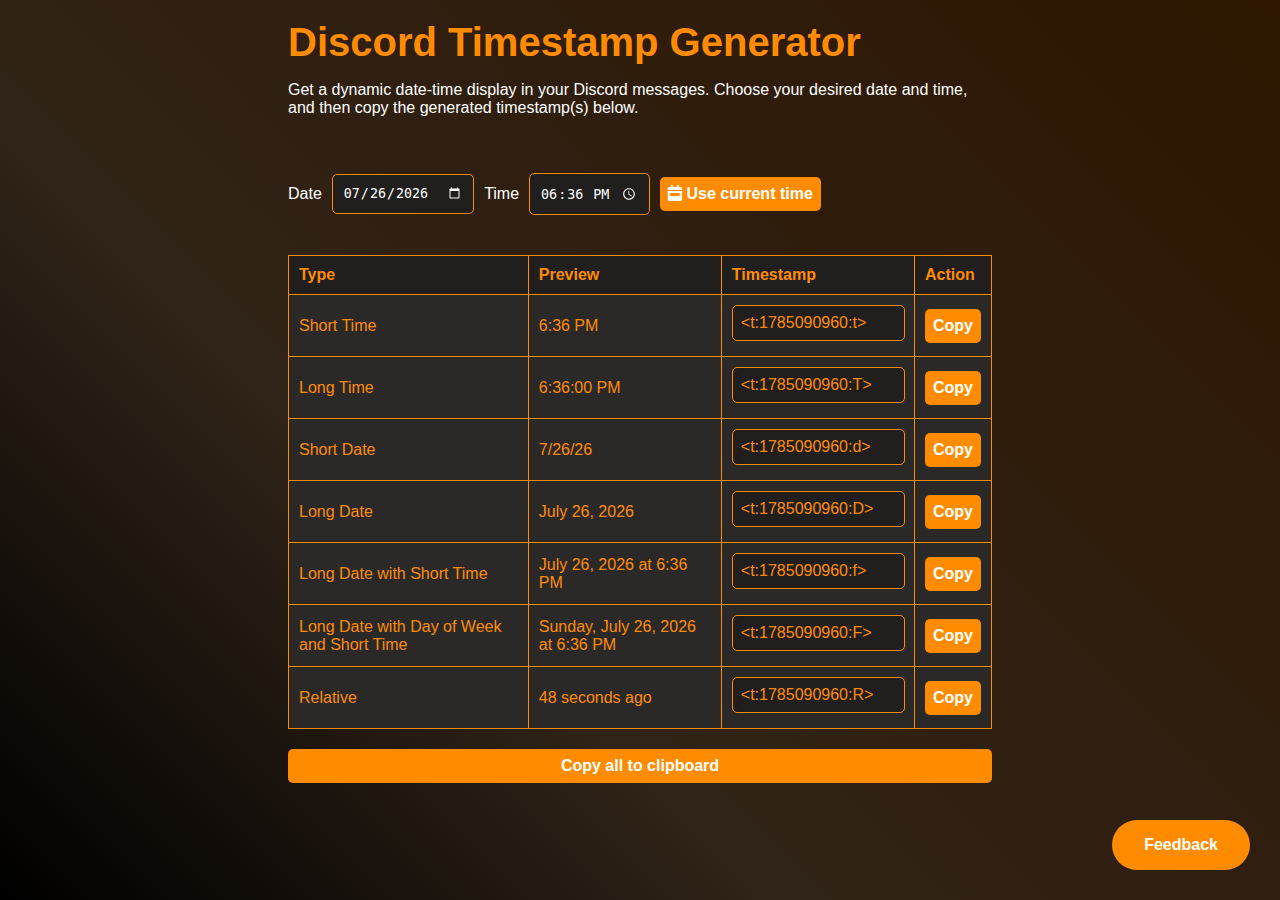
<file: utilities/timestamp-generator.html>
<!DOCTYPE html>
<title>ZethalMC - Discord Timestamp Generator</title>
<meta name="viewport" content="width=device-width, initial-scale=1.0">
<meta name="description" content="Generate dynamic displays for your Discord messages with this Timestamp Generator. Select your desired date and time, and effortlessly copy the generated timestamps." />
<meta name="author" content="Zethal_" />
<link rel="stylesheet" href="timestamp-generator/style.css">
<link rel="stylesheet" href="https://cdnjs.cloudflare.com/ajax/libs/font-awesome/6.0.0-beta3/css/all.min.css">

<div class="container">
    <h1>Discord Timestamp Generator</h1>
    <p>Get a dynamic date-time display in your Discord messages. Choose your desired date and time, and then copy the generated timestamp(s) below.</p>
</div>
<div class="container" id="container">
    <div style="display: flex; gap: 10px; align-items: center;">
        <span>Date</span><input type="date" id="date">
        <span>Time</span><input type="time" id="time">
        <button id="current" class="use-current-time"><i class="fa-solid fa-calendar-week"></i> Use current time</button>
    </div>

    <table>
        <thead>
            <tr>
                <th>Type</th>
                <th>Preview</th>
                <th>Timestamp</th>
                <th>Action</th>
            </tr>
        </thead>
        <tbody>
            <tr>
                <td>Short Time</td>
                <td><span id="preview-t"></span></td>
                <td><input type="text" readonly id="code-t" title="Press Ctrl/Cmd+C to copy"></td>
                <td><button class="copy-btn" data-type="t">Copy</button></td>
            </tr>
            <tr>
                <td>Long Time</td>
                <td><span id="preview-T"></span></td>
                <td><input type="text" readonly id="code-T" title="Press Ctrl/Cmd+C to copy"></td>
                <td><button class="copy-btn" data-type="T">Copy</button></td>
            </tr>
            <tr>
                <td>Short Date</td>
                <td><span id="preview-d"></span></td>
                <td><input type="text" readonly id="code-d" title="Press Ctrl/Cmd+C to copy"></td>
                <td><button class="copy-btn" data-type="d">Copy</button></td>
            </tr>
            <tr>
                <td>Long Date</td>
                <td><span id="preview-D"></span></td>
                <td><input type="text" readonly id="code-D" title="Press Ctrl/Cmd+C to copy"></td>
                <td><button class="copy-btn" data-type="D">Copy</button></td>
            </tr>
            <tr>
                <td>Long Date with Short Time</td>
                <td><span id="preview-f"></span></td>
                <td><input type="text" readonly id="code-f" title="Press Ctrl/Cmd+C to copy"></td>
                <td><button class="copy-btn" data-type="f">Copy</button></td>
            </tr>
            <tr>
                <td>Long Date with Day of Week and Short Time</td>
                <td><span id="preview-F"></span></td>
                <td><input type="text" readonly id="code-F" title="Press Ctrl/Cmd+C to copy"></td>
                <td><button class="copy-btn" data-type="F">Copy</button></td>
            </tr>
            <tr>
                <td>Relative</td>
                <td><span id="preview-R"></span></td>
                <td><input type="text" readonly id="code-R" title="Press Ctrl/Cmd+C to copy"></td>
                <td><button class="copy-btn" data-type="R">Copy</button></td>
            </tr>
        </tbody>
    </table>

    <button id="copy">Copy all to clipboard</button>
</div>

<button class="feedback-button" onclick="togglePopup()">Feedback</button>

    <div class="overlay" id="overlay" onclick="togglePopup()"></div>

    <div class="popup" id="popup">
        <h1>Feedback Form</h1>
        <label for="discord">Discord Username and ID:</label>
        <input type="text" id="discord" placeholder="Discord Username / ID" required>

        <label for="textBox" id="textBoxTitle">Your Feedback:</label>
        <textarea id="textBox" rows="5" placeholder="Enter your feedback here..." required></textarea>

        <div class="checkbox-container">
            <input type="checkbox" id="contactCheckbox" onclick="toggleCheckbox('contactCheckbox')">
            <span class="label-text" onclick="toggleCheckbox('contactCheckbox')">Contact me?</span>
        </div>
        <div class="checkbox-container">
            <input type="checkbox" id="bugCheckbox" onclick="toggleCheckbox('bugCheckbox')">
            <span class="label-text" onclick="toggleCheckbox('bugCheckbox')">Bug?</span>
        </div>

        <button onclick="submitFeedback()">Submit Feedback</button>
        <div class="notification" id="notification"></div>
    </div>

<div id="notifPopup"></div>

<script src="timestamp-generator/script.js"></script>
</file>
<file: assets/gallery/assets/css/noscript.css>
/*
	Multiverse by HTML5 UP
	html5up.net | @ajlkn
	Free for personal and commercial use under the CCA 3.0 license (html5up.net/license)
*/

/* Wrapper */

	body.is-preload #wrapper:before {
		display: none;
	}

/* Main */

	body.is-preload #main .thumb {
		pointer-events: auto;
		opacity: 1;
	}

/* Header */

	body.is-preload #header {
		-moz-transform: none;
		-webkit-transform: none;
		-ms-transform: none;
		transform: none;
	}
</file>
<file: mc-utilities/new/style.css>
body {
    margin: 0;
    padding: 0;
    background-color: #131314;
    color: white;
    font-family: 'Arial', sans-serif;
}

.container {
    max-width: 900px;
    padding: 20px;
    text-align: left; /* Align text content to the left */
}

header {
    margin-bottom: 40px;
}

h1 {
    color: #ff8c00;
    font-size: 2.5em;
    text-align: left; /* Ensure header aligns to the left */
}

h3, h5 {
    color: #ff8c00;
}

.note {
    font-size: 0.9em;
    color: #ff8c00;
}

h5 {
    margin-bottom: 10px;
}

section {
    margin-bottom: 30px;
}

textarea, input[type="text"] {
    width: 100%;
    padding: 10px;
    margin: 10px 0;
    border: 1px solid #444;
    border-radius: 5px;
    background-color: #1E1F20;
    color: white;
}

input[type="range"] {
    width: 100%;
}

button {
    font-weight: bold;
    padding: 10px 20px;
    color: white;
    background-color: #ff8c00;
    border: none;
    border-radius: 5px;
    cursor: pointer;
    transition: background-color 0.3s ease, opacity 0.3s ease;
    opacity: 1;
}

button:disabled {
    background-color: #555;
    cursor: not-allowed;
    opacity: 0.7;
}

button:hover:enabled {
    background-color: #ff5800;
}


#error {
    color: red;
}

#container {
    display: flex;
    flex-wrap: wrap;
    gap: 20px;
}

textarea {
    height: 200px;
    resize: vertical;
}

input[type="text"] {
    height: 40px;
}

input[type="range"], #maxCharText {
    width: 100%;
    margin-top: 10px;
    font-weight: bold;
    text-align: center;
    color: white;
    background: #282828;
    border: unset;
}

input[type="range"] {
    margin-bottom: 10px;
}
</file>
<file: fun/periodic-table/style.css>
body {
    background: #202e38;
    font-family: "Poppins", sans-serif;
  }
  h1 {
    margin: 2em auto 0;
    font: 700 3em "Poppins", sans-serif;
    color: #f1f5f6;
    text-align: center;
  }
  h5 {
    margin: 0 auto 2em;
    font: 400 1.3em "Poppins", sans-serif;
    color: #f1f5f6;
    text-align: center;
  }
  a {
    text-decoration: none;
  }
  aside.context {
    text-align: center;
    color: #fff;
    line-height: 1.7;
  }
  aside.context a {
    text-decoration: none;
    color: #fff;
    padding: 3px 0;
    border-bottom: 1px dashed;
  }
  aside.context .explanation {
    max-width: 700px;
    margin: 4em auto 0;
  }
  footer {
    text-align: center;
    margin: 2em auto;
    width: 100%;
  }
  footer a {
    text-decoration: none;
    display: inline-block;
    width: 45px;
    height: 45px;
    border-radius: 50%;
    background: transparent;
    border: 1px dashed #fff;
    color: #fff;
    margin: 5px;
  }
  footer a:hover {
    background: rgba(255, 255, 255, 0.1);
  }
  footer a .icons {
    margin-top: 12px;
    display: inline-block;
    font-size: 20px;
  }
  .periodic-table {
    display: grid;
    grid-template-columns: repeat(9, 100px);
    grid-template-rows: repeat(4, 100px);
    grid-gap: 10px;
    margin: auto;
    max-width: 1200px;
    justify-content: center;
  }
  .periodic-element {
    padding: 4px;
    position: relative;
    z-index: 1;
    cursor: default;
    transition: all 0.3s ease;
  }
  .periodic-element .periodic-element-inner {
    background: #202e38;
    padding: 10px 15px;
    width: calc(100% - 30px);
    height: calc(100% - 20px);
    transition: inherit;
  }
  .periodic-element .title {
    font: 700 34px/1.3 "Poppins", sans-serif;
    margin: 0.3em 0 0;
    transition: 0.8s ease 600ms;
  }
  .periodic-element .description {
    font: 500 12px "Poppins", sans-serif;
    margin-top: -0.2em;
  }
  .periodic-element:after {
    z-index: 10;
    content: attr(data-description);
    background: #f9f8f7;
    color: #333;
    width: 180px;
    position: absolute;
    top: 80%;
    opacity: 0;
    transition: opacity 0.3s ease 0.3s, top 0.3s cubic-bezier(0.175, 0.885, 0.32, 1.275) 0.3s;
    height: auto;
    font-size: 12px;
    line-height: 1.4;
    padding: 10px;
    margin: 0 0 0 -50px;
    border-radius: 6px;
    text-align: center;
  }
  .periodic-element:hover {
    transform: scale(1.12);
    z-index: 10;
  }
  .periodic-element:hover .periodic-element-inner {
    background: transparent;
  }
  .periodic-element:hover .title, .periodic-element:hover .description {
    -webkit-text-fill-color: #222;
  }
  .periodic-element:hover:after {
    top: 105%;
    opacity: 1;
  }
  a.periodic-element {
    cursor: pointer;
  }
  .social-media {
    background: linear-gradient(to bottom right, #f3f9a6 0%, #cbc634 100%);
  }
  .social-media .title, .social-media .description {
    background: -webkit-linear-gradient(#f3f9a6, #cbc634);
    background-clip: text;
    -webkit-background-clip: text;
    -webkit-text-fill-color: transparent;
  }
  .fun-stuff {
    background: linear-gradient(to bottom right, #ff616d 0%, #ffc171 100%);
  }
  .fun-stuff .title, .fun-stuff .description {
    background: -webkit-linear-gradient(#ff616d, #ffc171);
    background-clip: text;
    -webkit-background-clip: text;
    -webkit-text-fill-color: transparent;
  }
  .just-trying {
    background: linear-gradient(to bottom right, #37cfdc 0%, #5a88e5 100%);
  }
  .just-trying .title, .just-trying .description {
    background: -webkit-linear-gradient(#37cfdc, #5a88e5);
    background-clip: text;
    -webkit-background-clip: text;
    -webkit-text-fill-color: transparent;
  }
  .intense-work {
    background: linear-gradient(to bottom right, #58ac30 0%, #a7df62 100%);
  }
  .intense-work .title, .intense-work .description {
    background: -webkit-linear-gradient(#58ac30, #a7df62);
    background-clip: text;
    -webkit-background-clip: text;
    -webkit-text-fill-color: transparent;
  }
  .legend-table {
    padding: 15px;
    text-align: center;
    font-size: 15px;
    margin: 2em auto 0;
  }
  .legend-table__marker {
    width: 25px;
    height: 25px;
    margin: 5px 5px 10px;
    display: inline-block;
    vertical-align: middle;
    box-shadow: 0.5px 1px rgba(0, 0, 0, 0.15);
  }
  .legend-table__text {
    display: inline-block;
    vertical-align: middle;
    margin: 0 25px 5px 5px;
    background: -webkit-linear-gradient(#ccc, #eee);
    background-clip: text;
    -webkit-background-clip: text;
    -webkit-text-fill-color: transparent;
  }
  .legend-table__direction {
    display: inline-block;
    margin: 10px 15px 10px 10px;
    background: -webkit-linear-gradient(#ccc, #eee);
    background-clip: text;
    -webkit-background-clip: text;
    -webkit-text-fill-color: transparent;
  }
  .empty-spacer-1 {
    grid-column: 3 / span 4;
    grid-row: 1;
  }
  .empty-spacer-2 {
    grid-column: 1;
    grid-row: 4;
  }
</file>
<file: mc-utilities/breweryx-converter/style.css>
body {
    font-family: 'Segoe UI', Arial, sans-serif;
    margin: 0;
    padding: 0;
    background: linear-gradient(120deg, #1a1a1d 0%, #3d2c1e 100%);
    color: #fff;
    min-height: 100vh;

    .container {
        max-width: 600px;
        margin: 48px auto 32px auto;
        padding: 40px 36px 32px 36px;
        text-align: left;
        border-radius: 22px;
        background: rgba(32, 31, 30, 0.92);
        box-shadow: 0 8px 32px rgba(0, 0, 0, 0.25), 0 1.5px 0 #ff8c00;
        border: 1.5px solid #ff8c00;
    }

    #container {
        display: flex;
        flex-wrap: wrap;
        flex-direction: column;
        gap: 20px;
    }

    input,
    select,
    button {
        background: #232323;
        color: #fff;
        border: 2px solid #ff8c00;
        border-radius: 10px;
        padding: 16px 14px;
        margin-bottom: 22px;
        font-size: 1.08rem;
        width: 100%;
        box-sizing: border-box;
        transition: background 0.3s, border-color 0.3s, box-shadow 0.3s;
        box-shadow: 0 1.5px 0 #ff8c001a;
    }

    input:focus,
    select:focus,
    button:focus {
        outline: none;
        border-color: #ff5800;
        background: #282828;
        box-shadow: 0 0 0 2px #ff8c0055;
    }

    input[type="date"],
    input[type="time"] {
        color: #ffffff;
    }

    input[type="date"]::-webkit-inner-spin-button,
    input[type="date"]::-webkit-calendar-picker-indicator,
    input[type="time"]::-webkit-inner-spin-button,
    input[type="time"]::-webkit-calendar-picker-indicator {
        filter: invert(1);
    }

    button {
        font-weight: bold;
        font-size: 1.08rem;
        background: linear-gradient(90deg, #ff8c00 0%, #ff5800 100%);
        color: #fff;
        border: none;
        border-radius: 14px;
        padding: 14px 32px;
        margin: 16px 0 0 0;
        cursor: pointer;
        box-shadow: 0 2px 8px rgba(255, 140, 0, 0.10);
        transition: background 0.3s, box-shadow 0.3s, transform 0.2s;
        display: inline-block;
        letter-spacing: 0.03em;

        button:hover {
            background: linear-gradient(90deg, #ff5800 0%, #ff8c00 100%);
            box-shadow: 0 4px 16px rgba(255, 140, 0, 0.18);
            transform: translateY(-2px) scale(1.04);

            fieldset {
                border: 2px solid #ff8c00;
                border-radius: 18px;
                margin-bottom: 32px;
                padding: 28px 22px 16px 22px;
                background: rgba(32, 31, 30, 0.45);
                box-shadow: 0 2px 12px rgba(255, 140, 0, 0.08);
            }

            legend {
                color: #ff8c00;
                font-size: 1.18em;
                font-weight: 700;
                padding: 0 12px;
                margin-bottom: 10px;
                letter-spacing: 0.02em;
            }

            label {
                display: block;
                margin-bottom: 10px;
                font-weight: 600;
                color: #ff8c00;
                letter-spacing: 0.03em;
                font-size: 1.04em;
            }

            .ingredient-row,
            .lore-row,
            .servercommand-row,
            .playercommand-row,
            .effect-row {
                display: flex;
                gap: 16px;
                margin-bottom: 18px;
                align-items: center;
                background: rgba(255, 140, 0, 0.04);
                border-radius: 10px;
                padding: 8px 0 8px 0;
            }

            .ingredient-row input,
            .lore-row input,
            .servercommand-row input,
            .playercommand-row input,
            .effect-row input,
            .lore-row select,
            .servercommand-row select,
            .playercommand-row select {
                flex: 1;
                margin-bottom: 0;
                min-width: 0;
                border-radius: 8px;
                padding: 12px 10px;
                font-size: 1em;
            }

            .removeIngredientBtn,
            .removeLoreBtn,
            .removeServerCommandBtn,
            .removePlayerCommandBtn,
            .removeEffectBtn {
                background: linear-gradient(135deg, #ff0000 60%, #ff8c00 100%);
                color: #fff;
                border: none;
                border-radius: 50%;
                padding: 0 12px;
                font-size: 1.3em;
                cursor: pointer;
                margin-left: 8px;
                height: 38px;
                width: 38px;
                display: flex;
                align-items: center;
                justify-content: center;
                transition: background 0.3s, transform 0.2s;
                box-shadow: 0 2px 8px rgba(255, 0, 0, 0.10);
            }

            .removeIngredientBtn:hover,
            .removeLoreBtn:hover,
            .removeServerCommandBtn:hover,
            .removePlayerCommandBtn:hover,
            .removeEffectBtn:hover {
                background: linear-gradient(135deg, #b30000 60%, #ff8c00 100%);
                transform: scale(1.13);
            }

            .note {
                font-size: 0.97em;
                color: #ffb84d;
                margin-top: 6px;
                margin-bottom: 10px;
                display: block;
                font-style: italic;
            }

            /* Optional blocks (hidden by default) */
            .optional-block[hidden] {
                display: none !important;
            }
            .optional-block {
                margin-bottom: 14px;
            }
            .removeOptionalBtn {
                background: transparent;
                color: #ff8c00;
                border: 1px solid #ff8c00;
                padding: 8px 12px;
                border-radius: 8px;
                cursor: pointer;
            }
            .removeOptionalBtn:hover {
                background: rgba(255,140,0,0.08);
            }

            h1 {
                color: #ff8c00;
                font-size: 2.5em;
                margin: 0;
            }

            h2 {
                color: #FDB44E;
                font-size: 1em;
                margin: 0;
            }

            h3,
            h5 {
                color: #ff8c00;
            }

            table {
                width: 100%;
                border-collapse: collapse;
                margin-top: 20px;
            }

            th,
            td {
                padding: 10px;
                text-align: left;
                border: 1px solid #ff8c00;
            }

            th {
                background-color: #201f1e;
                color: #ff8c00;
                font-weight: bold;
            }

            td {
                background-color: #2a2928;
                color: #ff8c00;
            }

            td input[type="text"] {
                width: 90%;
                padding: 8px;
                font-size: 16px;
                background-color: #201f1e;
                color: #ff8c00;
                border: 1px solid #ff8c00;
                border-radius: 5px;
                margin-bottom: 5px;
            }

            td button {
                padding: 8px;
                font-size: 16px;
                background-color: #ff8c00;
                color: #ffffff;
                border: none;
                border-radius: 5px;
                cursor: pointer;
                transition: background-color 0.3s ease;
            }

            td button:hover {
                background-color: #ff5800;
            }

            .note {
                font-size: 0.9em;
                color: #ff8c00;
            }

            section {
                margin-bottom: 30px;
            }

            #preview {
                color: #ff8c00;
            }

            #code {
                font-family: monospace;
                background-color: #201f1e;
                color: #ff8c00;
                padding: 10px;
                border-radius: 5px;
            }

            #notif {
                font-family: Arial, sans-serif;
                color: red;
            }

            #notifPopup {
                position: fixed;
                top: 20px;
                right: 20px;
                background-color: rgba(255, 0, 0, 0.9);
                color: white;
                padding: 10px;
                border-radius: 5px;
                display: none;
                z-index: 1000;
                transition: opacity 0.5s ease;
            }

            .feedback-button {
                position: fixed;
                bottom: 20px;
                right: 20px;
                background: #ff8c00;
                color: white;
                padding: 16px 32px;
                border-radius: 100px;
                cursor: pointer;
                font-weight: 600;
                z-index: 1000;
                border: none;
                transition: all 0.3s ease;
                margin: 10px;
            }

            .feedback-button:hover {
                background: #ff5800;
            }

            @media (max-width: 600px) {
                .feedback-button {
                    position: relative;
                    display: block;
                    width: calc(100% - 40px);
                    font-size: 1.5rem;
                    margin: 20px auto;
                }
            }

            .popup {
                display: none;
                position: fixed;
                bottom: 70px;
                right: 20px;
                background: #201f1e;
                border-radius: 24px;
                box-shadow: 0 10px 25px rgba(0, 0, 0, 0.5);
                padding: 40px;
                width: 100%;
                max-width: 400px;
                z-index: 1001;
                opacity: 0;
                transform: translateY(20px);
                transition: opacity 0.3s ease, transform 0.3s ease;
                box-sizing: border-box;
            }

            .popup.show {
                display: block;
                opacity: 1;
                transform: translateY(0);
            }

            .popup h1 {
                margin-bottom: 20px;
                color: #ff8c00;
                text-align: center;
            }

            .popup label {
                display: block;
                margin-bottom: 10px;
                font-weight: 600;
                color: #ff8c00;
                text-align: left;
                width: 100%;
            }

            .popup input,
            .popup textarea {
                width: calc(100% - 30px);
                padding: 15px;
                border-radius: 5px;
                border: 1px solid #444444;
                margin-bottom: 20px;
                font-size: 1rem;
                background-color: #282828;
                color: white;
                transition: all 0.3s ease;
            }

            .popup input:focus,
            .popup textarea:focus {
                outline: none;
                border-color: #ff8c00;
                box-shadow: 0 0 0 3px rgba(255, 140, 0, 0.2);
            }

            .popup button {
                background: #ff8c00;
                color: white;
                border: none;
                padding: 16px 32px;
                border-radius: 100px;
                font-size: 1.1rem;
                font-weight: 600;
                cursor: pointer;
                transition: all 0.3s ease;
                width: 100%;
            }

            .popup button:hover {
                background: #ff5800;
                transform: translateY(-3px);
                box-shadow: 0 5px 15px rgba(255, 140, 0, 0.3);
            }

            .notification {
                margin-top: 20px;
                background: #ff0000;
                color: white;
                padding: 16px 25px;
                border-radius: 8px;
                opacity: 0;
                display: none;
                transition: opacity 0.4s ease-out;
                font-weight: 600;
                text-align: center;
            }

            .notification.show {
                display: block;
                opacity: 1;
                transition: opacity 0.4s ease-in;
            }

            .overlay {
                display: none;
                position: fixed;
                top: 0;
                left: 0;
                width: 100%;
                height: 100%;
                background: rgba(0, 0, 0, 0.5);
                z-index: 1000;
            }

            .checkbox-container {
                display: flex;
                align-items: center;
                padding: 16px;
                background-color: #282828;
                border-radius: 12px;
                margin-bottom: 15px;
                cursor: pointer;
                transition: all 0.3s ease;
                position: relative;
                border: 2px solid #3d3d3d;
            }

            .checkbox-container input[type="checkbox"] {
                opacity: 0;
                position: absolute;
                width: 100%;
                height: 100%;
                cursor: pointer;
            }

            .checkbox-container:hover {
                background-color: #333333;
                border-color: #ff8c00;
            }

            .checkbox-container input:checked~.label-text {
                color: #ff8c00;
            }

            .checkbox-container.checked {
                background-color: #333333 !important;
                border-color: #ff8c00 !important;
            }

            /* Media Queries for Mobile Responsiveness */
            @media (max-width: 600px) {
                .container {
                    max-width: 90%;
                    padding: 10px;
                }

                h1 {
                    font-size: 2em;
                }

                h2 {
                    font-size: 0.9em;
                }

                input,
                select,
                button {
                    width: 100%;
                    padding: 12px;
                }

                td input[type="text"] {
                    max-width: 90%;
                }

                td button {
                    width: 100%;
                }

                .popup {
                    width: 90%;
                    padding: 20px;
                }

                .feedback-button {
                    width: 80%;
                    margin: 20px auto;
                    display: flex;
                    justify-content: center;
                    align-items: center;
                    margin: 20px auto;
                }

                #container {
                    flex-direction: column;
                    align-items: stretch;
                }

                .use-current-time {
                    margin-top: 10px;
                    width: 100%;
                }
            }
        }
    }
}

.ingredient-row .removeIngredientBtn:disabled {
    opacity: 0.45;
    cursor: not-allowed;
    pointer-events: none;
    transform: none !important;
    box-shadow: none !important;
    filter: grayscale(60%);
    background: linear-gradient(90deg, #6b6b6b 0%, #5a5a5a 100%);
}
</file>
<file: mc-utilities/RGB-generator/style.css>
@import url('https://fonts.cdnfonts.com/css/minecraftia');

.color-input {
    cursor: pointer;
}

.color-container {
    position: relative;
    display: inline-block;
}

.color-label {
    width: 100px;
    display: inline-block;
}

.color-pair {
    margin-bottom: 10px;
}

.gradient-text {
    background-image: var(--gradient);
    -webkit-background-clip: text;
    background-clip: text;
    color: transparent;
}

body {
    font-family: Arial, sans-serif;
    margin: 0;
    padding: 0;
    background-color: #131314;
    color: white;
    background: linear-gradient(45deg, hsla(0, 0%, 0%, 1) 0%, hsla(29, 34%, 14%, 1) 35%, hsla(29, 100%, 9%, 1) 100%);
    background-size: 100% 100%;
    background-attachment: fixed;
}

section {
    margin-bottom: 30px;
}

.container {
    max-width: 60%;
    margin: 0 auto;
    padding: 20px;
    text-align: left;
}

header {
    margin-bottom: 40px;
}

h1 {
    color: #ff8c00;
    font-size: 2.5em;
    margin: 0;
}

h2 {
    color: #ff8c00;
    margin-top: 20px;
}

.result {
    width: 90%;
}

#preview {
    font-family: 'Minecraftia', sans-serif;
}

.preview {
    width: 90%;
}

input[type="text"],
input[type="number"],
input[type="color"] {
    width: 90%;
    height: 40px;
    padding: 10px;
    margin: 10px 0;
    border: 1px solid #444444;
    border-radius: 5px;
    background-color: #201f1e;
    color: white;
    display: inline-block;
}

button {
    font-weight: bold;
    padding: 10px;
    color: white;
    background-color: #ff8c00;
    border: none;
    border-radius: 5px;
    cursor: pointer;
    transition: background-color 0.3s ease, opacity 0.3s ease;
}

button:hover:enabled {
    background-color: #ff5800;
}

button:disabled {
    background-color: #444444;
    cursor: not-allowed;
    opacity: 0.5;
}

.output-box,
.preview-box {
    padding: 20px;
    border: 1px solid #444444;
    border-radius: 5px;
    background-color: #201f1e;
    margin-bottom: 20px;
    overflow-x: auto;
    white-space: nowrap;
    max-height: 200px;
    resize: none;
}

#output,
#preview {
    overflow-wrap: break-word;
    word-wrap: break-word;
}

.custom-select {
    position: relative;
    width: 90%;
}

.custom-select select {
    display: none;
}

.select-selected {
    background-color: #201f1e;
}

.select-selected:after {
    position: absolute;
    content: "";
    top: 14px;
    right: 10px;
    width: 0;
    height: 0;
    border: 6px solid transparent;
    border-color: #fff transparent transparent transparent;
}

.select-selected.select-arrow-active:after {
    border-color: transparent transparent #fff transparent;
    top: 7px;
}

.select-items div,
.select-selected {
    color: #ffffff;
    padding: 8px 16px;
    border: 1px solid transparent;
    border-color: transparent transparent rgba(0, 0, 0, 0.1) transparent;
    cursor: pointer;
    user-select: none;
}

.select-items {
    position: absolute;
    background-color: #201f1e;
    top: 100%;
    left: 0;
    right: 0;
    z-index: 99;
}

.select-hide {
    display: none;
}

.select-items div:hover,
.same-as-selected {
    background-color: rgba(0, 0, 0, 0.1);
}

.format-checkbox {
    display: flex;
    align-items: center;
    gap: 10px;
}

.format-checkbox-item {
    position: relative;
    display: flex;
    align-items: center;
    padding: 8px;
    background-color: #282828;
    border-radius: 12px;
    cursor: pointer;
    transition: all 0.3s ease;
}

.format-checkbox-item input[type="checkbox"] {
    position: relative;
    opacity: 1;
    cursor: pointer;
    width: 20px;
    height: 20px;
}

.format-checkbox-item label:hover {
    cursor: pointer;
}

.format-checkbox-item input[type="checkbox"]:checked + .label-text {
    color: #ff8c00;
}

.format-checkbox-item input[type="checkbox"]:checked {
    accent-color: #ff8c00;
}

.format-checkbox-item:hover {
    background-color: #333333;
    border-color: #ff8c00;
}

.format-checkbox-item input:checked ~ .label-text {
    color: #ff8c00;
}

.feedback-button {
    position: fixed;
    bottom: 20px;
    right: 20px;
    background: #ff8c00;
    color: white;
    padding: 12px 24px;
    border-radius: 100px;
    cursor: pointer;
    font-weight: 600;
    z-index: 1000;
    border: none;
    transition: all 0.3s ease;
}

.feedback-button:hover {
    background: #ff5800;
}

.popup {
    display: none;
    position: fixed;
    bottom: 70px;
    right: 20px;
    background: #201f1e;
    border-radius: 24px;
    box-shadow: 0 10px 25px rgba(0, 0, 0, 0.5);
    padding: 40px;
    width: 100%;
    max-width: 400px;
    z-index: 1001;
    opacity: 0;
    transform: translateY(20px);
    transition: opacity 0.3s ease, transform 0.3s ease;
    box-sizing: border-box;
}

.popup.show {
    display: block;
    opacity: 1;
    transform: translateY(0);
}

.popup h1 {
    margin-bottom: 20px;
    color: #ff8c00;
    text-align: center;
}

.popup label {
    display: block;
    margin-bottom: 10px;
    font-weight: 600;
    color: #ff8c00;
    text-align: left;
    width: 100%;
}

.popup input,
.popup textarea {
    width: calc(100% - 30px);
    padding: 15px;
    border-radius: 5px;
    border: 1px solid #444444;
    margin-bottom: 20px;
    font-size: 1rem;
    background-color: #282828;
    color: white;
    transition: all 0.3s ease;
}

.popup input:focus,
.popup textarea:focus {
    outline: none;
    border-color: #ff8c00;
    box-shadow: 0 0 0 3px rgba(255, 140, 0, 0.2);
}

.popup button {
    background: #ff8c00;
    color: white;
    border: none;
    padding: 16px 32px;
    border-radius: 100px;
    font-size: 1.1rem;
    font-weight: 600;
    cursor: pointer;
    transition: all 0.3s ease;
    width: 100%;
}

.popup button:hover {
    background: #ff5800;
    transform: translateY(-3px);
    box-shadow: 0 5px 15px rgba(255, 140, 0, 0.3);
}

.notification {
    margin-top: 20px;
    background: #ff0000;
    color: white;
    padding: 16px 25px;
    border-radius: 8px;
    opacity: 0;
    display: none;
    transition: opacity 0.4s ease-out;
    font-weight: 600;
    text-align: center;
}

.notification.show {
    display: block;
    opacity: 1;
    transition: opacity 0.4s ease-in;
}

.overlay {
    display: none;
    position: fixed;
    top: 0;
    left: 0;
    width: 100%;
    height: 100%;
    background: rgba(0, 0, 0, 0.5);
    z-index: 1000;
}

.checkbox-container {
    display: flex;
    align-items: center;
    padding: 16px;
    background-color: #282828;
    border-radius: 12px;
    margin-bottom: 15px;
    cursor: pointer;
    transition: all 0.3s ease;
    position: relative;
    border: 2px solid #3d3d3d;
}

.checkbox-container input[type="checkbox"] {
    opacity: 0;
    position: absolute;
    width: 100%;
    height: 100%;
    cursor: pointer;
}

.checkbox-container:hover {
    background-color: #333333;
    border-color: #ff8c00;
}

.checkbox-container input:checked~.label-text {
    color: #ff8c00;
}

.checkbox-container.checked {
    background-color: #333333 !important;
    border-color: #ff8c00 !important;
}

#notif {
    font-family: Arial, sans-serif;
    color: red;
}

#notifPopup {
    position: fixed;
    top: 20px;
    right: 20px;
    background-color: rgba(255, 0, 0, 0.9);
    color: white;
    padding: 10px;
    border-radius: 5px;
    display: none;
    z-index: 1000;
    transition: opacity 0.5s ease;
}
</file>
<file: letsurvivx/assets/css/main.css>
@import url(../../../assets/css/fontawesome-all.min.css);

@font-face {
    font-family: 'Minecraft';
    src: url(../fonts/MinecraftiaRegular.ttf);
}

* {
    margin: 0;
    padding: 0;
    box-sizing: border-box;
}

body {
    font-family: 'Segoe UI', Tahoma, 'Geneva', Verdana, sans-serif;
    /* background-color: #121212; */
    background-image: url(../../images/img5.png);
    background-size: cover;
    background-repeat: no-repeat;
    background-attachment: fixed;
    color: #e0e0e0;
    line-height: 1.6;
}

.button {
    background-color: #ff7f50;
    color: #fff;
    padding: 10px 20px;
    text-decoration: none;
    border-radius: 5px;
    transition: background-color 0.3s;
    cursor: pointer;
}

.button:hover {
    background-color: #e06c4a;
}

.navbar {
    background-color: #1c1c1c;
    padding: 1em 0;
    position: sticky;
    top: 0;
    z-index: 1000;
}

.navbar ul {
    list-style: none;
    display: flex;
    justify-content: center;
    padding: 0;
}

.navbar ul li {
    margin: 0 15px;
}

.navbar ul li a {
    color: #e0e0e0;
    text-decoration: none;
    font-weight: bold;
    transition: color 0.3s;
    cursor: pointer;
}

.navbar ul li a:hover {
    color: #ff7f50;
}

.title {
    color: #fff;
    font-family: 'Minecraft', sans-serif;
    text-align: center;
    padding: 100px 0;
}

.title-content {
    max-width: 600px;
    margin: 0 auto;
}

.title h1 {
    font-size: 3rem;
    margin-bottom: 10px;
}

.title p {
    font-size: 1.2rem;
    margin-bottom: 20px;
}

.container {
    width: 90%;
    max-width: 1200px;
    margin: auto;
}

.content-section {
    margin: 40px 0;
    padding: 30px;
    background-color: #1e1e1e;
    border-radius: 8px;
    box-shadow: 0 0 15px rgba(0, 0, 0, 0.2);
    animation: fadeIn 1s ease-in-out;
}

.content-section h2 {
    margin-bottom: 15px;
    color: #ff7f50;
}

.content-section ul {
    list-style-type: none;
    padding-left: 20px;
}

.content-section ul li {
    margin-bottom: 10px;
    padding-left: 1em;
    position: relative;
}

.content-section ul li:before {
    content: '•';
    color: #ff7f50;
    font-weight: bold;
    position: absolute;
    left: 0;
}

.page {
    margin: 40px 0;
    padding: 30px;
    background-color: #1e1e1e;
    border-radius: 8px;
    box-shadow: 0 0 15px rgba(0, 0, 0, 0.2);
    animation: fadeIn 1s ease-in-out;
}

.page h2 {
    margin-bottom: 15px;
    color: #ff7f50;
}

.page ul {
    list-style-type: none;
    padding-left: 20px;
}

.page ul li {
    margin-bottom: 10px;
    padding-left: 1em;
    position: relative;
}

.page ul li:before {
    content: '•';
    color: #ff7f50;
    font-weight: bold;
    position: absolute;
    left: 0;
}

.member, .admin, .developer, .donor {
    font-family: 'Minecraft', sans-serif;
    color: white;
}

.member-text {
    padding-left: 2px;
    background: linear-gradient(to right, #00B085, #00CF9C);
    -webkit-text-fill-color: transparent;
    background-clip: inherit;
    -webkit-background-clip: text;
    color: inherit;
}

.admin-text {
    padding-left: 2px;
    background: linear-gradient(to right, #BA0000, #EA0000);
    -webkit-text-fill-color: transparent;
    background-clip: inherit;
    -webkit-background-clip: text;
    color: inherit;
}

.developer-text {
    padding-left: 2px;
    background: linear-gradient(to right, #A900FF, #CB35FF);
    -webkit-text-fill-color: transparent;
    background-clip: inherit;
    -webkit-background-clip: text;
    color: inherit;
}

.donor-text {
    padding-left: 2px;
    background: linear-gradient(to right, #08D4FB, #74F4FF);
    -webkit-text-fill-color: transparent;
    background-clip: inherit;
    -webkit-background-clip: text;
    color: inherit;
}

.brackets {
    font-family: 'Minecraft', sans-serif;
    color: grey;
}

.back-button {
	position: fixed;
	top: 1em;
	left: 1em;
	background-color: #1f2224;
    color: #ff7f50;
	padding: 0.5em 1em;
    text-decoration: none;
	border: none;
	border-radius: 0.25em;
    transition: background-color 0.3s;
	cursor: pointer;
	z-index: 10002;
}

.back-button:hover {
	background-color: #242629;
}

.back-button i {
	font-size: 1.5em;
}

footer {
    background-color: #1c1c1c;
    padding: 20px 0;
    text-align: center;
    color: #e0e0e0;
    margin-top: 40px;
}

footer p {
    margin: 0;
    font-size: 0.9rem;
}

@keyframes fadeIn {
    from {
        opacity: 0;
        transform: translateY(20px);
    }
    to {
        opacity: 1;
        transform: translateY(0);
    }
}
</file>
<file: assets/gallery/assets/css/main.css>
@import url(fontawesome-all.min.css);
@import url("https://fonts.googleapis.com/css?family=Source+Sans+Pro:300,300italic,400,400italic");

/*
	Multiverse by HTML5 UP
	html5up.net | @ajlkn
	Free for personal and commercial use under the CCA 3.0 license (html5up.net/license)
*/

@-moz-keyframes spinner {
	0% {
		-moz-transform: rotate(0deg);
		-webkit-transform: rotate(0deg);
		-ms-transform: rotate(0deg);
		transform: rotate(0deg);
	}

	100% {
		-moz-transform: rotate(359deg);
		-webkit-transform: rotate(359deg);
		-ms-transform: rotate(359deg);
		transform: rotate(359deg);
	}
}

@-webkit-keyframes spinner {
	0% {
		-moz-transform: rotate(0deg);
		-webkit-transform: rotate(0deg);
		-ms-transform: rotate(0deg);
		transform: rotate(0deg);
	}

	100% {
		-moz-transform: rotate(359deg);
		-webkit-transform: rotate(359deg);
		-ms-transform: rotate(359deg);
		transform: rotate(359deg);
	}
}

@-ms-keyframes spinner {
	0% {
		-moz-transform: rotate(0deg);
		-webkit-transform: rotate(0deg);
		-ms-transform: rotate(0deg);
		transform: rotate(0deg);
	}

	100% {
		-moz-transform: rotate(359deg);
		-webkit-transform: rotate(359deg);
		-ms-transform: rotate(359deg);
		transform: rotate(359deg);
	}
}

@keyframes spinner {
	0% {
		-moz-transform: rotate(0deg);
		-webkit-transform: rotate(0deg);
		-ms-transform: rotate(0deg);
		transform: rotate(0deg);
	}

	100% {
		-moz-transform: rotate(359deg);
		-webkit-transform: rotate(359deg);
		-ms-transform: rotate(359deg);
		transform: rotate(359deg);
	}
}

html, body, div, span, applet, object,
iframe, h1, h2, h3, h4, h5, h6, p, blockquote,
pre, a, abbr, acronym, address, big, cite,
code, del, dfn, em, img, ins, kbd, q, s, samp,
small, strike, strong, sub, sup, tt, var, b,
u, i, center, dl, dt, dd, ol, ul, li, fieldset,
form, label, legend, table, caption, tbody,
tfoot, thead, tr, th, td, article, aside,
canvas, details, embed, figure, figcaption,
footer, header, hgroup, menu, nav, output, ruby,
section, summary, time, mark, audio, video {
	margin: 0;
	padding: 0;
	border: 0;
	font-size: 100%;
	font: inherit;
	vertical-align: baseline;}

article, aside, details, figcaption, figure,
footer, header, hgroup, menu, nav, section {
	display: block;}

body {
	line-height: 1;
}

ol, ul {
	list-style: none;
}

blockquote, q {
	quotes: none;
}

	blockquote:before, blockquote:after, q:before, q:after {
		content: '';
		content: none;
	}

table {
	border-collapse: collapse;
	border-spacing: 0;
}

body {
	-webkit-text-size-adjust: none;
}

mark {
	background-color: transparent;
	color: inherit;
}

input::-moz-focus-inner {
	border: 0;
	padding: 0;
}

input, select, textarea {
	-moz-appearance: none;
	-webkit-appearance: none;
	-ms-appearance: none;
	appearance: none;
}

/* Basic */

	@-ms-viewport {
		width: device-width;
	}

	body {
		-ms-overflow-style: scrollbar;
	}

	@media screen and (max-width: 480px) {

		html, body {
			min-width: 320px;
		}

	}

	html {
		box-sizing: border-box;
	}

	*, *:before, *:after {
		box-sizing: inherit;
	}

	body {
		background: #242629;
	}

		body.is-preload *, body.is-preload *:before, body.is-preload *:after {
			-moz-animation: none !important;
			-webkit-animation: none !important;
			-ms-animation: none !important;
			animation: none !important;
			-moz-transition: none !important;
			-webkit-transition: none !important;
			-ms-transition: none !important;
			transition: none !important;
		}

		body.is-resizing *, body.is-resizing *:before, body.is-resizing *:after {
			-moz-animation: none !important;
			-webkit-animation: none !important;
			-ms-animation: none !important;
			animation: none !important;
			-moz-transition: none !important;
			-webkit-transition: none !important;
			-ms-transition: none !important;
			transition: none !important;
		}

/* Type */

	body, input, select, textarea {
		color: #a0a0a1;
		font-family: "Source Sans Pro", Helvetica, sans-serif;
		font-size: 15pt;
		font-weight: 300;
		letter-spacing: 0.025em;
		line-height: 1.65;
	}

		@media screen and (max-width: 1680px) {

			body, input, select, textarea {
				font-size: 11pt;
			}

		}

	a {
		-moz-transition: color 0.2s ease-in-out, border-bottom-color 0.2s ease-in-out;
		-webkit-transition: color 0.2s ease-in-out, border-bottom-color 0.2s ease-in-out;
		-ms-transition: color 0.2s ease-in-out, border-bottom-color 0.2s ease-in-out;
		transition: color 0.2s ease-in-out, border-bottom-color 0.2s ease-in-out;
		border-bottom: dotted 1px;
		color: #34a58e;
		text-decoration: none;
	}

		a:hover {
			border-bottom-color: transparent;
			color: #34a58e !important;
		}

	strong, b {
		color: #ffffff;
		font-weight: 300;
	}

	em, i {
		font-style: italic;
	}

	p {
		margin: 0 0 2em 0;
	}

	h1, h2, h3, h4, h5, h6 {
		color: #ffffff;
		font-weight: 300;
		letter-spacing: 0.1em;
		line-height: 1.5;
		margin: 0 0 1em 0;
		text-transform: uppercase;
	}

		h1 a, h2 a, h3 a, h4 a, h5 a, h6 a {
			color: inherit;
			text-decoration: none;
		}

	h1 {
		font-size: 2em;
	}

	h2 {
		font-size: 1.25em;
	}

	h3 {
		font-size: 1.1em;
	}

	h4 {
		font-size: 1em;
	}

	h5 {
		font-size: 0.9em;
	}

	h6 {
		font-size: 0.7em;
	}

	@media screen and (max-width: 736px) {

		h2 {
			font-size: 1em;
		}

		h3 {
			font-size: 0.9em;
		}

		h4 {
			font-size: 0.8em;
		}

		h5 {
			font-size: 0.7em;
		}

		h6 {
			font-size: 0.7em;
		}

	}

	sub {
		font-size: 0.8em;
		position: relative;
		top: 0.5em;
	}

	sup {
		font-size: 0.8em;
		position: relative;
		top: -0.5em;
	}

	blockquote {
		border-left: 4px #36383c;
		font-style: italic;
		margin: 0 0 2em 0;
		padding: 0.5em 0 0.5em 2em;
	}

	code {
		background: #34363b;
		border: solid 1px #36383c;
		font-family: "Courier New", monospace;
		font-size: 0.9em;
		margin: 0 0.25em;
		padding: 0.25em 0.65em;
	}

	pre {
		-webkit-overflow-scrolling: touch;
		font-family: "Courier New", monospace;
		font-size: 0.9em;
		margin: 0 0 2em 0;
	}

		pre code {
			display: block;
			line-height: 1.75;
			padding: 1em 1.5em;
			overflow-x: auto;
		}

	hr {
		border: 0;
		border-bottom: solid 1px #36383c;
		margin: 2em 0;
	}

		hr.major {
			margin: 3em 0;
		}

	.align-left {
		text-align: left;
	}

	.align-center {
		text-align: center;
	}

	.align-right {
		text-align: right;
	}

/* Button */

	input[type="submit"],
	input[type="reset"],
	input[type="button"],
	button,
	.button {
		-moz-appearance: none;
		-webkit-appearance: none;
		-ms-appearance: none;
		appearance: none;
		-moz-transition: background-color 0.2s ease-in-out, box-shadow 0.2s ease-in-out, color 0.2s ease-in-out;
		-webkit-transition: background-color 0.2s ease-in-out, box-shadow 0.2s ease-in-out, color 0.2s ease-in-out;
		-ms-transition: background-color 0.2s ease-in-out, box-shadow 0.2s ease-in-out, color 0.2s ease-in-out;
		transition: background-color 0.2s ease-in-out, box-shadow 0.2s ease-in-out, color 0.2s ease-in-out;
		background-color: transparent;
		border: 0;
		border-radius: 0;
		box-shadow: inset 0 0 0 2px #36383c;
		color: #ffffff !important;
		cursor: pointer;
		display: inline-block;
		font-size: 0.9em;
		font-weight: 300;
		height: 3.05556em;
		letter-spacing: 0.1em;
		line-height: 3.05556em;
		padding: 0 2.5em;
		text-align: center;
		text-decoration: none;
		text-transform: uppercase;
		white-space: nowrap;
	}

		input[type="submit"]:hover,
		input[type="reset"]:hover,
		input[type="button"]:hover,
		button:hover,
		.button:hover {
			box-shadow: inset 0 0 0 2px #34a58e;
			color: #34a58e !important;
		}

			input[type="submit"]:hover:active,
			input[type="reset"]:hover:active,
			input[type="button"]:hover:active,
			button:hover:active,
			.button:hover:active {
				background-color: rgba(52, 165, 142, 0.15);
				color: #34a58e !important;
			}

		input[type="submit"].icon,
		input[type="reset"].icon,
		input[type="button"].icon,
		button.icon,
		.button.icon {
			padding-left: 1.35em;
		}

			input[type="submit"].icon:before,
			input[type="reset"].icon:before,
			input[type="button"].icon:before,
			button.icon:before,
			.button.icon:before {
				margin-right: 0.5em;
			}

		input[type="submit"].fit,
		input[type="reset"].fit,
		input[type="button"].fit,
		button.fit,
		.button.fit {
			width: 100%;
		}

		input[type="submit"].small,
		input[type="reset"].small,
		input[type="button"].small,
		button.small,
		.button.small {
			font-size: 0.8em;
		}

		input[type="submit"].large,
		input[type="reset"].large,
		input[type="button"].large,
		button.large,
		.button.large {
			font-size: 1.35em;
		}

		input[type="submit"].primary,
		input[type="reset"].primary,
		input[type="button"].primary,
		button.primary,
		.button.primary {
			background-color: #34a58e;
			box-shadow: none;
		}

			input[type="submit"].primary:hover,
			input[type="reset"].primary:hover,
			input[type="button"].primary:hover,
			button.primary:hover,
			.button.primary:hover {
				background-color: #47c5ab;
				color: #ffffff !important;
			}

				input[type="submit"].primary:hover:active,
				input[type="reset"].primary:hover:active,
				input[type="button"].primary:hover:active,
				button.primary:hover:active,
				.button.primary:hover:active {
					background-color: #287e6d;
				}

		input[type="submit"].disabled, input[type="submit"]:disabled,
		input[type="reset"].disabled,
		input[type="reset"]:disabled,
		input[type="button"].disabled,
		input[type="button"]:disabled,
		button.disabled,
		button:disabled,
		.button.disabled,
		.button:disabled {
			pointer-events: none;
			opacity: 0.35;
		}

/* Form */

	form {
		margin: 0 0 2em 0;
	}

		form > :last-child {
			margin-bottom: 0;
		}

		form > .fields {
			display: -moz-flex;
			display: -webkit-flex;
			display: -ms-flex;
			display: flex;
			-moz-flex-wrap: wrap;
			-webkit-flex-wrap: wrap;
			-ms-flex-wrap: wrap;
			flex-wrap: wrap;
			width: calc(100% + 3em);
			margin: -1.5em 0 2em -1.5em;
		}

			form > .fields > .field {
				-moz-flex-grow: 0;
				-webkit-flex-grow: 0;
				-ms-flex-grow: 0;
				flex-grow: 0;
				-moz-flex-shrink: 0;
				-webkit-flex-shrink: 0;
				-ms-flex-shrink: 0;
				flex-shrink: 0;
				padding: 1.5em 0 0 1.5em;
				width: calc(100% - 1.5em);
			}

				form > .fields > .field.half {
					width: calc(50% - 0.75em);
				}

				form > .fields > .field.third {
					width: calc(100%/3 - 0.5em);
				}

				form > .fields > .field.quarter {
					width: calc(25% - 0.375em);
				}

		@media screen and (max-width: 736px) {

			form > .fields {
				width: calc(100% + 3em);
				margin: -1.5em 0 2em -1.5em;
			}

				form > .fields > .field {
					padding: 1.5em 0 0 1.5em;
					width: calc(100% - 1.5em);
				}

					form > .fields > .field.half {
						width: calc(100% - 1.5em);
					}

					form > .fields > .field.third {
						width: calc(100% - 1.5em);
					}

					form > .fields > .field.quarter {
						width: calc(100% - 1.5em);
					}

		}

	label {
		color: #ffffff;
		display: block;
		font-size: 0.9em;
		font-weight: 300;
		margin: 0 0 1em 0;
	}

	input[type="text"],
	input[type="password"],
	input[type="email"],
	input[type="tel"],
	input[type="search"],
	input[type="url"],
	select,
	textarea {
		-moz-appearance: none;
		-webkit-appearance: none;
		-ms-appearance: none;
		appearance: none;
		background: #34363b;
		border: 0;
		border-radius: 0;
		color: #a0a0a1;
		display: block;
		outline: 0;
		padding: 0 1em;
		text-decoration: none;
		width: 100%;
	}

		input[type="text"]:invalid,
		input[type="password"]:invalid,
		input[type="email"]:invalid,
		input[type="tel"]:invalid,
		input[type="search"]:invalid,
		input[type="url"]:invalid,
		select:invalid,
		textarea:invalid {
			box-shadow: none;
		}

		input[type="text"]:focus,
		input[type="password"]:focus,
		input[type="email"]:focus,
		input[type="tel"]:focus,
		input[type="search"]:focus,
		input[type="url"]:focus,
		select:focus,
		textarea:focus {
			box-shadow: inset 0 0 0 2px #34a58e;
		}

	select {
		background-image: url("data:image/svg+xml;charset=utf8,%3Csvg xmlns='http://www.w3.org/2000/svg' width='40' height='40' preserveAspectRatio='none' viewBox='0 0 40 40'%3E%3Cpath d='M9.4,12.3l10.4,10.4l10.4-10.4c0.2-0.2,0.5-0.4,0.9-0.4c0.3,0,0.6,0.1,0.9,0.4l3.3,3.3c0.2,0.2,0.4,0.5,0.4,0.9 c0,0.4-0.1,0.6-0.4,0.9L20.7,31.9c-0.2,0.2-0.5,0.4-0.9,0.4c-0.3,0-0.6-0.1-0.9-0.4L4.3,17.3c-0.2-0.2-0.4-0.5-0.4-0.9 c0-0.4,0.1-0.6,0.4-0.9l3.3-3.3c0.2-0.2,0.5-0.4,0.9-0.4S9.1,12.1,9.4,12.3z' fill='%2336383c' /%3E%3C/svg%3E");
		background-size: 1.25rem;
		background-repeat: no-repeat;
		background-position: calc(100% - 1rem) center;
		height: 2.75em;
		padding-right: 2.75em;
		text-overflow: ellipsis;
	}

		select option {
			color: #ffffff;
			background: #242629;
		}

		select:focus::-ms-value {
			background-color: transparent;
		}

		select::-ms-expand {
			display: none;
		}

	input[type="text"],
	input[type="password"],
	input[type="email"],
	input[type="tel"],
	input[type="search"],
	input[type="url"],
	select {
		height: 2.75em;
	}

	textarea {
		padding: 0.75em 1em;
	}

	input[type="checkbox"],
	input[type="radio"] {
		-moz-appearance: none;
		-webkit-appearance: none;
		-ms-appearance: none;
		appearance: none;
		display: block;
		float: left;
		margin-right: -2em;
		opacity: 0;
		width: 1em;
		z-index: -1;
	}

		input[type="checkbox"] + label,
		input[type="radio"] + label {
			text-decoration: none;
			color: #a0a0a1;
			cursor: pointer;
			display: inline-block;
			font-size: 1em;
			font-weight: 300;
			padding-left: 2.4em;
			padding-right: 0.75em;
			position: relative;
		}

			input[type="checkbox"] + label:before,
			input[type="radio"] + label:before {
				-moz-osx-font-smoothing: grayscale;
				-webkit-font-smoothing: antialiased;
				display: inline-block;
				font-style: normal;
				font-variant: normal;
				text-rendering: auto;
				line-height: 1;
				text-transform: none !important;
				font-family: 'Font Awesome 5 Free';
				font-weight: 900;
			}

			input[type="checkbox"] + label:before,
			input[type="radio"] + label:before {
				background: #34363b;
				content: '';
				display: inline-block;
				font-size: 0.8em;
				height: 2.0625em;
				left: 0;
				line-height: 2.0625em;
				position: absolute;
				text-align: center;
				top: 0;
				width: 2.0625em;
			}

		input[type="checkbox"]:checked + label:before,
		input[type="radio"]:checked + label:before {
			background: #34a58e;
			border-color: #34a58e;
			color: #ffffff;
			content: '\f00c';
		}

		input[type="checkbox"]:focus + label:before,
		input[type="radio"]:focus + label:before {
			box-shadow: 0 0 0 2px #34a58e;
		}

	input[type="radio"] + label:before {
		border-radius: 100%;
	}

	::-webkit-input-placeholder {
		color: #707071 !important;
		opacity: 1.0;
	}

	:-moz-placeholder {
		color: #707071 !important;
		opacity: 1.0;
	}

	::-moz-placeholder {
		color: #707071 !important;
		opacity: 1.0;
	}

	:-ms-input-placeholder {
		color: #707071 !important;
		opacity: 1.0;
	}

/* Icon */

	.icon {
		text-decoration: none;
		border-bottom: none;
		position: relative;
	}

		.icon:before {
			-moz-osx-font-smoothing: grayscale;
			-webkit-font-smoothing: antialiased;
			display: inline-block;
			font-style: normal;
			font-variant: normal;
			text-rendering: auto;
			line-height: 1;
			text-transform: none !important;
			font-family: 'Font Awesome 5 Free';
			font-weight: 400;
		}

		.icon > .label {
			display: none;
		}

		.icon:before {
			line-height: inherit;
		}

		.icon.solid:before {
			font-weight: 900;
		}

		.icon.brands:before {
			font-family: 'Font Awesome 5 Brands';
		}

/* List */

	ol {
		list-style: decimal;
		margin: 0 0 2em 0;
		padding-left: 1.25em;
	}

		ol li {
			padding-left: 0.25em;
		}

	ul {
		list-style: disc;
		margin: 0 0 2em 0;
		padding-left: 1em;
	}

		ul li {
			padding-left: 0.5em;
		}

		ul.alt {
			list-style: none;
			padding-left: 0;
		}

			ul.alt li {
				border-top: solid 1px #36383c;
				padding: 0.5em 0;
			}

				ul.alt li:first-child {
					border-top: 0;
					padding-top: 0;
				}

	dl {
		margin: 0 0 2em 0;
	}

		dl dt {
			display: block;
			font-weight: 300;
			margin: 0 0 1em 0;
		}

		dl dd {
			margin-left: 2em;
		}

/* Actions */

	ul.actions {
		display: -moz-flex;
		display: -webkit-flex;
		display: -ms-flex;
		display: flex;
		cursor: default;
		list-style: none;
		margin-left: -1em;
		padding-left: 0;
	}

		ul.actions li {
			padding: 0 0 0 1em;
			vertical-align: middle;
		}

		ul.actions.special {
			-moz-justify-content: center;
			-webkit-justify-content: center;
			-ms-justify-content: center;
			justify-content: center;
			width: 100%;
			margin-left: 0;
		}

			ul.actions.special li:first-child {
				padding-left: 0;
			}

		ul.actions.stacked {
			-moz-flex-direction: column;
			-webkit-flex-direction: column;
			-ms-flex-direction: column;
			flex-direction: column;
			margin-left: 0;
		}

			ul.actions.stacked li {
				padding: 1.3em 0 0 0;
			}

				ul.actions.stacked li:first-child {
					padding-top: 0;
				}

		ul.actions.fit {
			width: calc(100% + 1em);
		}

			ul.actions.fit li {
				-moz-flex-grow: 1;
				-webkit-flex-grow: 1;
				-ms-flex-grow: 1;
				flex-grow: 1;
				-moz-flex-shrink: 1;
				-webkit-flex-shrink: 1;
				-ms-flex-shrink: 1;
				flex-shrink: 1;
				width: 100%;
			}

				ul.actions.fit li > * {
					width: 100%;
				}

			ul.actions.fit.stacked {
				width: 100%;
			}

		@media screen and (max-width: 480px) {

			ul.actions:not(.fixed) {
				-moz-flex-direction: column;
				-webkit-flex-direction: column;
				-ms-flex-direction: column;
				flex-direction: column;
				margin-left: 0;
				width: 100% !important;
			}

				ul.actions:not(.fixed) li {
					-moz-flex-grow: 1;
					-webkit-flex-grow: 1;
					-ms-flex-grow: 1;
					flex-grow: 1;
					-moz-flex-shrink: 1;
					-webkit-flex-shrink: 1;
					-ms-flex-shrink: 1;
					flex-shrink: 1;
					padding: 1em 0 0 0;
					text-align: center;
					width: 100%;
				}

					ul.actions:not(.fixed) li > * {
						width: 100%;
					}

					ul.actions:not(.fixed) li:first-child {
						padding-top: 0;
					}

					ul.actions:not(.fixed) li input[type="submit"],
					ul.actions:not(.fixed) li input[type="reset"],
					ul.actions:not(.fixed) li input[type="button"],
					ul.actions:not(.fixed) li button,
					ul.actions:not(.fixed) li .button {
						width: 100%;
					}

						ul.actions:not(.fixed) li input[type="submit"].icon:before,
						ul.actions:not(.fixed) li input[type="reset"].icon:before,
						ul.actions:not(.fixed) li input[type="button"].icon:before,
						ul.actions:not(.fixed) li button.icon:before,
						ul.actions:not(.fixed) li .button.icon:before {
							margin-left: -0.5rem;
						}

		}

/* Icons */

	ul.icons {
		cursor: default;
		list-style: none;
		padding-left: 0;
	}

		ul.icons li {
			display: inline-block;
			padding: 0 1em 0 0;
		}

			ul.icons li:last-child {
				padding-right: 0;
			}

			ul.icons li .icon {
				color: #505051;
			}

				ul.icons li .icon:before {
					font-size: 1.5em;
				}

/* Table */

	.table-wrapper {
		-webkit-overflow-scrolling: touch;
		overflow-x: auto;
	}

	table {
		margin: 0 0 2em 0;
		width: 100%;
	}

		table tbody tr {
			border: solid 1px #36383c;
			border-left: 0;
			border-right: 0;
		}

			table tbody tr:nth-child(2n + 1) {
				background-color: #34363b;
			}

		table td {
			padding: 0.75em 0.75em;
		}

		table th {
			color: #ffffff;
			font-size: 0.9em;
			font-weight: 300;
			padding: 0 0.75em 0.75em 0.75em;
			text-align: left;
		}

		table thead {
			border-bottom: solid 2px #36383c;
		}

		table tfoot {
			border-top: solid 2px #36383c;
		}

		table.alt {
			border-collapse: separate;
		}

			table.alt tbody tr td {
				border: solid 1px #36383c;
				border-left-width: 0;
				border-top-width: 0;
			}

				table.alt tbody tr td:first-child {
					border-left-width: 1px;
				}

			table.alt tbody tr:first-child td {
				border-top-width: 1px;
			}

			table.alt thead {
				border-bottom: 0;
			}

			table.alt tfoot {
				border-top: 0;
			}

/* Panel */

	.panel {
		padding: 4em 4em 2em 4em ;
		-moz-transform: translateY(100vh);
		-webkit-transform: translateY(100vh);
		-ms-transform: translateY(100vh);
		transform: translateY(100vh);
		-moz-transition: -moz-transform 0.5s ease;
		-webkit-transition: -webkit-transform 0.5s ease;
		-ms-transition: -ms-transform 0.5s ease;
		transition: transform 0.5s ease;
		-webkit-overflow-scrolling: touch;
		background: rgba(36, 38, 41, 0.975);
		bottom: 4em;
		left: 0;
		max-height: calc(80vh - 4em);
		overflow-y: auto;
		position: fixed;
		width: 100%;
		z-index: 10001;
	}

		.panel.active {
			-moz-transform: translateY(1px);
			-webkit-transform: translateY(1px);
			-ms-transform: translateY(1px);
			transform: translateY(1px);
		}

		.panel > .inner {
			margin: 0 auto;
			max-width: 100%;
			width: 75em;
		}

			.panel > .inner.split {
				display: -moz-flex;
				display: -webkit-flex;
				display: -ms-flex;
				display: flex;
			}

				.panel > .inner.split > div {
					margin-left: 4em;
					width: 50%;
				}

				.panel > .inner.split > :first-child {
					margin-left: 0;
				}

		.panel > .closer {
			-moz-transition: opacity 0.2s ease-in-out;
			-webkit-transition: opacity 0.2s ease-in-out;
			-ms-transition: opacity 0.2s ease-in-out;
			transition: opacity 0.2s ease-in-out;
			background-image: url("images/close.svg");
			background-position: center;
			background-repeat: no-repeat;
			background-size: 3em;
			cursor: pointer;
			height: 5em;
			opacity: 0.25;
			position: absolute;
			right: 0;
			top: 0;
			width: 5em;
			z-index: 2;
		}

			.panel > .closer:hover {
				opacity: 1.0;
			}

		@media screen and (max-width: 1280px) {

			.panel {
				padding: 3em 3em 1em 3em ;
			}

				.panel > .inner.split > div {
					margin-left: 3em;
				}

				.panel > .closer {
					background-size: 2.5em;
					background-position: 75% 25%;
				}

		}

		@media screen and (max-width: 980px) {

			.panel > .inner.split {
				-moz-flex-direction: column;
				-webkit-flex-direction: column;
				-ms-flex-direction: column;
				flex-direction: column;
			}

				.panel > .inner.split > div {
					margin-left: 0;
					width: 100%;
				}

		}

		@media screen and (max-width: 736px) {

			.panel {
				-moz-transform: translateY(-100vh);
				-webkit-transform: translateY(-100vh);
				-ms-transform: translateY(-100vh);
				transform: translateY(-100vh);
				padding: 4em 2em 2em 2em ;
				bottom: auto;
				top: calc(4em - 1px);
			}

				.panel.active {
					-moz-transform: translateY(0);
					-webkit-transform: translateY(0);
					-ms-transform: translateY(0);
					transform: translateY(0);
				}

		}

/* Poptrox Popup */

	.poptrox-overlay {
		-webkit-tap-highlight-color: rgba(255, 255, 255, 0);
	}

	.poptrox-popup {
		background: rgba(31, 34, 36, 0.925);
		box-shadow: 0 1em 3em 0.5em rgba(0, 0, 0, 0.25);
		cursor: default;
	}

		.poptrox-popup:before {
			-moz-transition: opacity 0.2s ease-in-out;
			-webkit-transition: opacity 0.2s ease-in-out;
			-ms-transition: opacity 0.2s ease-in-out;
			transition: opacity 0.2s ease-in-out;
			background-image: -moz-linear-gradient(to left, rgba(31,34,36,0.35), rgba(31,34,36,0) 10em, rgba(31,34,36,0)), -moz-linear-gradient(to right, rgba(31,34,36,0.35), rgba(31,34,36,0) 10em, rgba(31,34,36,0));
			background-image: -webkit-linear-gradient(to left, rgba(31,34,36,0.35), rgba(31,34,36,0) 10em, rgba(31,34,36,0)), -webkit-linear-gradient(to right, rgba(31,34,36,0.35), rgba(31,34,36,0) 10em, rgba(31,34,36,0));
			background-image: -ms-linear-gradient(to left, rgba(31,34,36,0.35), rgba(31,34,36,0) 10em, rgba(31,34,36,0)), -ms-linear-gradient(to right, rgba(31,34,36,0.35), rgba(31,34,36,0) 10em, rgba(31,34,36,0));
			background-image: linear-gradient(to left, rgba(31,34,36,0.35), rgba(31,34,36,0) 10em, rgba(31,34,36,0)), linear-gradient(to right, rgba(31,34,36,0.35), rgba(31,34,36,0) 10em, rgba(31,34,36,0));
			content: '';
			display: block;
			height: 100%;
			left: 0;
			position: absolute;
			top: 0;
			width: 100%;
			z-index: 1;
			opacity: 1;
		}

		.poptrox-popup .closer {
			-moz-transition: opacity 0.2s ease-in-out;
			-webkit-transition: opacity 0.2s ease-in-out;
			-ms-transition: opacity 0.2s ease-in-out;
			transition: opacity 0.2s ease-in-out;
			background-image: url("images/close.svg");
			background-position: center;
			background-repeat: no-repeat;
			background-size: 3em;
			height: 5em;
			opacity: 0;
			position: absolute;
			right: 0;
			top: 0;
			width: 5em;
			z-index: 2;
		}

		.poptrox-popup .nav-previous,
		.poptrox-popup .nav-next {
			-moz-transition: opacity 0.2s ease-in-out;
			-webkit-transition: opacity 0.2s ease-in-out;
			-ms-transition: opacity 0.2s ease-in-out;
			transition: opacity 0.2s ease-in-out;
			background-image: url("images/arrow.svg");
			background-position: center;
			background-repeat: no-repeat;
			background-size: 5em;
			cursor: pointer;
			height: 8em;
			margin-top: -4em;
			opacity: 0;
			position: absolute;
			top: 50%;
			width: 6em;
			z-index: 2;
		}

		.poptrox-popup .nav-previous {
			-moz-transform: scaleX(-1);
			-webkit-transform: scaleX(-1);
			-ms-transform: scaleX(-1);
			transform: scaleX(-1);
			left: 0;
		}

		.poptrox-popup .nav-next {
			right: 0;
		}

		.poptrox-popup .caption {
			padding: 2em 2em 0.1em 2em ;
			background-image: -moz-linear-gradient(to top, rgba(16,16,16,0.45) 25%, rgba(16,16,16,0) 100%);
			background-image: -webkit-linear-gradient(to top, rgba(16,16,16,0.45) 25%, rgba(16,16,16,0) 100%);
			background-image: -ms-linear-gradient(to top, rgba(16,16,16,0.45) 25%, rgba(16,16,16,0) 100%);
			background-image: linear-gradient(to top, rgba(16,16,16,0.45) 25%, rgba(16,16,16,0) 100%);
			bottom: 0;
			cursor: default;
			left: 0;
			position: absolute;
			text-align: left;
			width: 100%;
			z-index: 2;
		}

			.poptrox-popup .caption h2, .poptrox-popup .caption h3, .poptrox-popup .caption h4, .poptrox-popup .caption h5, .poptrox-popup .caption h6 {
				margin: 0 0 0.5em 0;
			}

			.poptrox-popup .caption p {
				color: #ffffff;
			}

		.poptrox-popup .loader {
			-moz-animation: spinner 1s infinite linear !important;
			-webkit-animation: spinner 1s infinite linear !important;
			-ms-animation: spinner 1s infinite linear !important;
			animation: spinner 1s infinite linear !important;
			background-image: url("images/spinner.svg");
			background-position: center;
			background-repeat: no-repeat;
			background-size: contain;
			display: block;
			font-size: 2em;
			height: 2em;
			left: 50%;
			line-height: 2em;
			margin: -1em 0 0 -1em;
			opacity: 0.25;
			position: absolute;
			text-align: center;
			top: 50%;
			width: 2em;
		}

		.poptrox-popup:hover .closer,
		.poptrox-popup:hover .nav-previous,
		.poptrox-popup:hover .nav-next {
			opacity: 0.5;
		}

			.poptrox-popup:hover .closer:hover,
			.poptrox-popup:hover .nav-previous:hover,
			.poptrox-popup:hover .nav-next:hover {
				opacity: 1.0;
			}

		.poptrox-popup.loading:before {
			opacity: 0;
		}

		body.touch .poptrox-popup .closer,
		body.touch .poptrox-popup .nav-previous,
		body.touch .poptrox-popup .nav-next {
			opacity: 1.0 !important;
		}

		@media screen and (max-width: 980px) {

			.poptrox-popup .closer {
				background-size: 3em;
			}

			.poptrox-popup .nav-previous,
			.poptrox-popup .nav-next {
				background-size: 4em;
			}

		}

		@media screen and (max-width: 736px) {

			.poptrox-popup:before {
				display: none;
			}

			.poptrox-popup .caption {
				display: none !important;
			}

			.poptrox-popup .closer,
			.poptrox-popup .nav-previous,
			.poptrox-popup .nav-next {
				display: none !important;
			}

		}

/* Wrapper */

	#wrapper {
		-moz-transition: -moz-filter 0.5s ease, -webkit-filter 0.5s ease, -ms-filter 0.5s ease, -moz-filter 0.5s ease;
		-webkit-transition: -moz-filter 0.5s ease, -webkit-filter 0.5s ease, -ms-filter 0.5s ease, -webkit-filter 0.5s ease;
		-ms-transition: -moz-filter 0.5s ease, -webkit-filter 0.5s ease, -ms-filter 0.5s ease, -ms-filter 0.5s ease;
		transition: -moz-filter 0.5s ease, -webkit-filter 0.5s ease, -ms-filter 0.5s ease, filter 0.5s ease;
		position: relative;
	}

		#wrapper:after {
			pointer-events: none;
			-moz-transition: opacity 0.5s ease, visibility 0.5s;
			-webkit-transition: opacity 0.5s ease, visibility 0.5s;
			-ms-transition: opacity 0.5s ease, visibility 0.5s;
			transition: opacity 0.5s ease, visibility 0.5s;
			background: rgba(36, 38, 41, 0.5);
			content: '';
			display: block;
			height: 100%;
			left: 0;
			opacity: 0;
			position: absolute;
			top: 0;
			visibility: hidden;
			width: 100%;
			z-index: 1;
		}

			body.ie #wrapper:after {
				background: rgba(36, 38, 41, 0.8);
			}

		body.modal-active #wrapper {
			-moz-filter: blur(8px);
			-webkit-filter: blur(8px);
			-ms-filter: blur(8px);
			filter: blur(8px);
		}

			body.modal-active #wrapper:after {
				pointer-events: auto;
				opacity: 1;
				visibility: visible;
				z-index: 10003;
			}

		#wrapper:before {
			-moz-animation: spinner 1s infinite linear !important;
			-webkit-animation: spinner 1s infinite linear !important;
			-ms-animation: spinner 1s infinite linear !important;
			animation: spinner 1s infinite linear !important;
			pointer-events: none;
			-moz-transition: top 0.75s ease-in-out, opacity 0.35s ease-out, visibility 0.35s;
			-webkit-transition: top 0.75s ease-in-out, opacity 0.35s ease-out, visibility 0.35s;
			-ms-transition: top 0.75s ease-in-out, opacity 0.35s ease-out, visibility 0.35s;
			transition: top 0.75s ease-in-out, opacity 0.35s ease-out, visibility 0.35s;
			background-image: url("images/spinner.svg");
			background-position: center;
			background-repeat: no-repeat;
			background-size: contain;
			content: '';
			display: block;
			font-size: 2em;
			height: 2em;
			left: 50%;
			line-height: 2em;
			margin: -1em 0 0 -1em;
			opacity: 0;
			position: fixed;
			text-align: center;
			top: 75%;
			visibility: hidden;
			width: 2em;
		}

		body.is-preload #wrapper:before {
			-moz-transition: opacity 1s ease-out !important;
			-webkit-transition: opacity 1s ease-out !important;
			-ms-transition: opacity 1s ease-out !important;
			transition: opacity 1s ease-out !important;
			-moz-transition-delay: 0.5s !important;
			-webkit-transition-delay: 0.5s !important;
			-ms-transition-delay: 0.5s !important;
			transition-delay: 0.5s !important;
			opacity: 0.25;
			top: 50%;
			visibility: visible;
		}

/* Header */

	body {
		padding: 0 0 4em 0;
	}

	#header {
		-moz-transform: translateY(0);
		-webkit-transform: translateY(0);
		-ms-transform: translateY(0);
		transform: translateY(0);
		-moz-transition: -moz-transform 1s ease;
		-webkit-transition: -webkit-transform 1s ease;
		-ms-transition: -ms-transform 1s ease;
		transition: transform 1s ease;
		-moz-user-select: none;
		-ms-user-select: none;
		-webkit-user-select: none;
		background: #1f2224;
		bottom: -1em;
		height: 5em;
		left: 0;
		line-height: 4em;
		padding: 0 1.5em;
		position: fixed;
		user-select: none;
		width: 100%;
		z-index: 10002;
	}

		body.is-preload #header {
			-moz-transform: translateY(4em);
			-webkit-transform: translateY(4em);
			-ms-transform: translateY(4em);
			transform: translateY(4em);
		}

		#header h1 {
			color: #a0a0a1;
			display: inline-block;
			font-size: 1em;
			line-height: 1;
			margin: 0;
			vertical-align: middle;
		}

			#header h1 a {
				border: 0;
				color: inherit;
			}

				#header h1 a:hover {
					color: inherit !important;
				}

		#header nav {
			position: absolute;
			right: 0;
			top: 0;
		}

			#header nav > ul {
				list-style: none;
				margin: 0;
				padding: 0;
			}

				#header nav > ul > li {
					display: inline-block;
					padding: 0;
				}

					#header nav > ul > li a {
						-moz-transition: background-color 0.5s ease;
						-webkit-transition: background-color 0.5s ease;
						-ms-transition: background-color 0.5s ease;
						transition: background-color 0.5s ease;
						border: 0;
						color: #ffffff;
						display: inline-block;
						letter-spacing: 0.1em;
						padding: 0 1.65em;
						text-transform: uppercase;
					}

						#header nav > ul > li a.icon:before {
							color: #505051;
							float: right;
							margin-left: 0.75em;
						}

						#header nav > ul > li a:hover {
							color: #ffffff !important;
						}

						#header nav > ul > li a.active {
							background-color: #242629;
						}

	@media screen and (max-width: 736px) {

		body {
			padding: 4em 0 0 0;
		}

		#header {
			-moz-transform: translateY(0);
			-webkit-transform: translateY(0);
			-ms-transform: translateY(0);
			transform: translateY(0);
			bottom: auto;
			height: 4em;
			padding: 0 1em;
			top: 0;
		}

			body.is-preload #header {
				-moz-transform: translateY(-3.4em);
				-webkit-transform: translateY(-3.4em);
				-ms-transform: translateY(-3.4em);
				transform: translateY(-3.4em);
			}

			#header h1 {
				font-size: 0.9em;
			}

			#header nav > ul > li a {
				font-size: 0.9em;
				padding: 0 1.15em;
			}

	}

/* Main */

	#main {
		-moz-transition: -moz-filter 0.5s ease, -webkit-filter 0.5s ease, -ms-filter 0.5s ease, -moz-filter 0.5s ease;
		-webkit-transition: -moz-filter 0.5s ease, -webkit-filter 0.5s ease, -ms-filter 0.5s ease, -webkit-filter 0.5s ease;
		-ms-transition: -moz-filter 0.5s ease, -webkit-filter 0.5s ease, -ms-filter 0.5s ease, -ms-filter 0.5s ease;
		transition: -moz-filter 0.5s ease, -webkit-filter 0.5s ease, -ms-filter 0.5s ease, filter 0.5s ease;
		display: -moz-flex;
		display: -webkit-flex;
		display: -ms-flex;
		display: flex;
		-moz-flex-wrap: wrap;
		-webkit-flex-wrap: wrap;
		-ms-flex-wrap: wrap;
		flex-wrap: wrap;
		-webkit-tap-highlight-color: rgba(255, 255, 255, 0);
	}

		#main .thumb {
			-moz-transition: opacity 1.25s ease-in-out;
			-webkit-transition: opacity 1.25s ease-in-out;
			-ms-transition: opacity 1.25s ease-in-out;
			transition: opacity 1.25s ease-in-out;
			pointer-events: auto;
			-webkit-tap-highlight-color: rgba(255, 255, 255, 0);
			opacity: 1;
			overflow: hidden;
			position: relative;
		}

			#main .thumb:after {
				background-image: -moz-linear-gradient(to top, rgba(10,17,25,0.35) 5%, rgba(10,17,25,0) 35%);
				background-image: -webkit-linear-gradient(to top, rgba(10,17,25,0.35) 5%, rgba(10,17,25,0) 35%);
				background-image: -ms-linear-gradient(to top, rgba(10,17,25,0.35) 5%, rgba(10,17,25,0) 35%);
				background-image: linear-gradient(to top, rgba(10,17,25,0.35) 5%, rgba(10,17,25,0) 35%);
				pointer-events: none;
				background-size: cover;
				content: '';
				display: block;
				height: 100%;
				left: 0;
				position: absolute;
				top: 0;
				width: 100%;
			}

			#main .thumb > .image {
				-webkit-tap-highlight-color: rgba(255, 255, 255, 0);
				background-position: center;
				background-repeat: no-repeat;
				background-size: cover;
				border: 0;
				height: 100%;
				left: 0;
				position: absolute;
				top: 0;
				width: 100%;
			}

			#main .thumb > h2 {
				pointer-events: none;
				bottom: 1.875em;
				font-size: 0.8em;
				left: 2.1875em;
				margin: 0;
				position: absolute;
				z-index: 1;
			}

			#main .thumb > p {
				display: none;
			}

		#main:after {
			pointer-events: none;
			-moz-transition: opacity 0.5s ease, visibility 0.5s;
			-webkit-transition: opacity 0.5s ease, visibility 0.5s;
			-ms-transition: opacity 0.5s ease, visibility 0.5s;
			transition: opacity 0.5s ease, visibility 0.5s;
			background: rgba(36, 38, 41, 0.25);
			content: '';
			display: block;
			height: 100%;
			left: 0;
			opacity: 0;
			position: absolute;
			top: 0;
			visibility: hidden;
			width: 100%;
			z-index: 1;
		}

			body.ie #main:after {
				background: rgba(36, 38, 41, 0.55);
			}

		body.content-active #main {
			-moz-filter: blur(6px);
			-webkit-filter: blur(6px);
			-ms-filter: blur(6px);
			filter: blur(6px);
		}

			body.content-active #main:after {
				pointer-events: auto;
				opacity: 1;
				visibility: visible;
			}

		body.is-preload #main .thumb {
			pointer-events: none;
			opacity: 0;
		}

		#main .thumb {
			-moz-transition-delay: 2.525s;
			-webkit-transition-delay: 2.525s;
			-ms-transition-delay: 2.525s;
			transition-delay: 2.525s;
			height: calc(40vh - 2em);
			min-height: 20em;
			width: 25%;
		}

			#main .thumb:nth-child(1) {
				-moz-transition-delay: 0.65s;
				-webkit-transition-delay: 0.65s;
				-ms-transition-delay: 0.65s;
				transition-delay: 0.65s;
			}

			#main .thumb:nth-child(2) {
				-moz-transition-delay: 0.8s;
				-webkit-transition-delay: 0.8s;
				-ms-transition-delay: 0.8s;
				transition-delay: 0.8s;
			}

			#main .thumb:nth-child(3) {
				-moz-transition-delay: 0.95s;
				-webkit-transition-delay: 0.95s;
				-ms-transition-delay: 0.95s;
				transition-delay: 0.95s;
			}

			#main .thumb:nth-child(4) {
				-moz-transition-delay: 1.1s;
				-webkit-transition-delay: 1.1s;
				-ms-transition-delay: 1.1s;
				transition-delay: 1.1s;
			}

			#main .thumb:nth-child(5) {
				-moz-transition-delay: 1.25s;
				-webkit-transition-delay: 1.25s;
				-ms-transition-delay: 1.25s;
				transition-delay: 1.25s;
			}

			#main .thumb:nth-child(6) {
				-moz-transition-delay: 1.4s;
				-webkit-transition-delay: 1.4s;
				-ms-transition-delay: 1.4s;
				transition-delay: 1.4s;
			}

			#main .thumb:nth-child(7) {
				-moz-transition-delay: 1.55s;
				-webkit-transition-delay: 1.55s;
				-ms-transition-delay: 1.55s;
				transition-delay: 1.55s;
			}

			#main .thumb:nth-child(8) {
				-moz-transition-delay: 1.7s;
				-webkit-transition-delay: 1.7s;
				-ms-transition-delay: 1.7s;
				transition-delay: 1.7s;
			}

			#main .thumb:nth-child(9) {
				-moz-transition-delay: 1.85s;
				-webkit-transition-delay: 1.85s;
				-ms-transition-delay: 1.85s;
				transition-delay: 1.85s;
			}

			#main .thumb:nth-child(10) {
				-moz-transition-delay: 2s;
				-webkit-transition-delay: 2s;
				-ms-transition-delay: 2s;
				transition-delay: 2s;
			}

			#main .thumb:nth-child(11) {
				-moz-transition-delay: 2.15s;
				-webkit-transition-delay: 2.15s;
				-ms-transition-delay: 2.15s;
				transition-delay: 2.15s;
			}

			#main .thumb:nth-child(12) {
				-moz-transition-delay: 2.3s;
				-webkit-transition-delay: 2.3s;
				-ms-transition-delay: 2.3s;
				transition-delay: 2.3s;
			}

		@media screen and (max-width: 1680px) {

			#main .thumb {
				-moz-transition-delay: 2.075s;
				-webkit-transition-delay: 2.075s;
				-ms-transition-delay: 2.075s;
				transition-delay: 2.075s;
				height: calc(40vh - 2em);
				min-height: 20em;
				width: 33.33333%;
			}

				#main .thumb:nth-child(1) {
					-moz-transition-delay: 0.65s;
					-webkit-transition-delay: 0.65s;
					-ms-transition-delay: 0.65s;
					transition-delay: 0.65s;
				}

				#main .thumb:nth-child(2) {
					-moz-transition-delay: 0.8s;
					-webkit-transition-delay: 0.8s;
					-ms-transition-delay: 0.8s;
					transition-delay: 0.8s;
				}

				#main .thumb:nth-child(3) {
					-moz-transition-delay: 0.95s;
					-webkit-transition-delay: 0.95s;
					-ms-transition-delay: 0.95s;
					transition-delay: 0.95s;
				}

				#main .thumb:nth-child(4) {
					-moz-transition-delay: 1.1s;
					-webkit-transition-delay: 1.1s;
					-ms-transition-delay: 1.1s;
					transition-delay: 1.1s;
				}

				#main .thumb:nth-child(5) {
					-moz-transition-delay: 1.25s;
					-webkit-transition-delay: 1.25s;
					-ms-transition-delay: 1.25s;
					transition-delay: 1.25s;
				}

				#main .thumb:nth-child(6) {
					-moz-transition-delay: 1.4s;
					-webkit-transition-delay: 1.4s;
					-ms-transition-delay: 1.4s;
					transition-delay: 1.4s;
				}

				#main .thumb:nth-child(7) {
					-moz-transition-delay: 1.55s;
					-webkit-transition-delay: 1.55s;
					-ms-transition-delay: 1.55s;
					transition-delay: 1.55s;
				}

				#main .thumb:nth-child(8) {
					-moz-transition-delay: 1.7s;
					-webkit-transition-delay: 1.7s;
					-ms-transition-delay: 1.7s;
					transition-delay: 1.7s;
				}

				#main .thumb:nth-child(9) {
					-moz-transition-delay: 1.85s;
					-webkit-transition-delay: 1.85s;
					-ms-transition-delay: 1.85s;
					transition-delay: 1.85s;
				}

		}

		@media screen and (max-width: 1280px) {

			#main .thumb {
				-moz-transition-delay: 1.625s;
				-webkit-transition-delay: 1.625s;
				-ms-transition-delay: 1.625s;
				transition-delay: 1.625s;
				height: calc(40vh - 2em);
				min-height: 20em;
				width: 50%;
			}

				#main .thumb:nth-child(1) {
					-moz-transition-delay: 0.65s;
					-webkit-transition-delay: 0.65s;
					-ms-transition-delay: 0.65s;
					transition-delay: 0.65s;
				}

				#main .thumb:nth-child(2) {
					-moz-transition-delay: 0.8s;
					-webkit-transition-delay: 0.8s;
					-ms-transition-delay: 0.8s;
					transition-delay: 0.8s;
				}

				#main .thumb:nth-child(3) {
					-moz-transition-delay: 0.95s;
					-webkit-transition-delay: 0.95s;
					-ms-transition-delay: 0.95s;
					transition-delay: 0.95s;
				}

				#main .thumb:nth-child(4) {
					-moz-transition-delay: 1.1s;
					-webkit-transition-delay: 1.1s;
					-ms-transition-delay: 1.1s;
					transition-delay: 1.1s;
				}

				#main .thumb:nth-child(5) {
					-moz-transition-delay: 1.25s;
					-webkit-transition-delay: 1.25s;
					-ms-transition-delay: 1.25s;
					transition-delay: 1.25s;
				}

				#main .thumb:nth-child(6) {
					-moz-transition-delay: 1.4s;
					-webkit-transition-delay: 1.4s;
					-ms-transition-delay: 1.4s;
					transition-delay: 1.4s;
				}

		}

		@media screen and (max-width: 980px) {

			#main .thumb {
				-moz-transition-delay: 2.075s;
				-webkit-transition-delay: 2.075s;
				-ms-transition-delay: 2.075s;
				transition-delay: 2.075s;
				height: calc(28.57143vh - 1.33333em);
				min-height: 18em;
				width: 50%;
			}

				#main .thumb:nth-child(1) {
					-moz-transition-delay: 0.65s;
					-webkit-transition-delay: 0.65s;
					-ms-transition-delay: 0.65s;
					transition-delay: 0.65s;
				}

				#main .thumb:nth-child(2) {
					-moz-transition-delay: 0.8s;
					-webkit-transition-delay: 0.8s;
					-ms-transition-delay: 0.8s;
					transition-delay: 0.8s;
				}

				#main .thumb:nth-child(3) {
					-moz-transition-delay: 0.95s;
					-webkit-transition-delay: 0.95s;
					-ms-transition-delay: 0.95s;
					transition-delay: 0.95s;
				}

				#main .thumb:nth-child(4) {
					-moz-transition-delay: 1.1s;
					-webkit-transition-delay: 1.1s;
					-ms-transition-delay: 1.1s;
					transition-delay: 1.1s;
				}

				#main .thumb:nth-child(5) {
					-moz-transition-delay: 1.25s;
					-webkit-transition-delay: 1.25s;
					-ms-transition-delay: 1.25s;
					transition-delay: 1.25s;
				}

				#main .thumb:nth-child(6) {
					-moz-transition-delay: 1.4s;
					-webkit-transition-delay: 1.4s;
					-ms-transition-delay: 1.4s;
					transition-delay: 1.4s;
				}

				#main .thumb:nth-child(7) {
					-moz-transition-delay: 1.55s;
					-webkit-transition-delay: 1.55s;
					-ms-transition-delay: 1.55s;
					transition-delay: 1.55s;
				}

				#main .thumb:nth-child(8) {
					-moz-transition-delay: 1.7s;
					-webkit-transition-delay: 1.7s;
					-ms-transition-delay: 1.7s;
					transition-delay: 1.7s;
				}

				#main .thumb:nth-child(9) {
					-moz-transition-delay: 1.85s;
					-webkit-transition-delay: 1.85s;
					-ms-transition-delay: 1.85s;
					transition-delay: 1.85s;
				}

		}

		@media screen and (max-width: 480px) {

			#main .thumb {
				-moz-transition-delay: 1.175s;
				-webkit-transition-delay: 1.175s;
				-ms-transition-delay: 1.175s;
				transition-delay: 1.175s;
				height: calc(40vh - 2em);
				min-height: 18em;
				width: 100%;
			}

				#main .thumb:nth-child(1) {
					-moz-transition-delay: 0.65s;
					-webkit-transition-delay: 0.65s;
					-ms-transition-delay: 0.65s;
					transition-delay: 0.65s;
				}

				#main .thumb:nth-child(2) {
					-moz-transition-delay: 0.8s;
					-webkit-transition-delay: 0.8s;
					-ms-transition-delay: 0.8s;
					transition-delay: 0.8s;
				}

				#main .thumb:nth-child(3) {
					-moz-transition-delay: 0.95s;
					-webkit-transition-delay: 0.95s;
					-ms-transition-delay: 0.95s;
					transition-delay: 0.95s;
				}

		}

/* Footer */

	#footer .copyright {
		color: #505051;
		font-size: 0.9em;
	}

		#footer .copyright a {
			color: inherit;
		}
</file>
<file: mc-utilities/book-converter/style.css>
@import url(../../assets/css/fontawesome-all.min.css);

body {
    font-family: Arial, sans-serif;
    margin: 0;
    padding: 0;
    background-color: #131314;
    color: white;
    font-family: 'Arial', sans-serif;
    background: hsla(0, 0%, 0%, 1);
    background: linear-gradient(45deg, hsla(0, 0%, 0%, 1) 0%, hsla(29, 34%, 14%, 1) 35%, hsla(29, 100%, 9%, 1) 100%);
    background: -moz-linear-gradient(45deg, hsla(0, 0%, 0%, 1) 0%, hsla(29, 34%, 14%, 1) 35%, hsla(29, 100%, 9%, 1) 100%);
    background: -webkit-linear-gradient(45deg, hsla(0, 0%, 0%, 1) 0%, hsla(29, 34%, 14%, 1) 35%, hsla(29, 100%, 9%, 1) 100%);
    background-size: 100% 100%;
    background-attachment: fixed;
}

.container {
    max-width: 55%;
    margin: 0 auto;
    padding: 20px;
    text-align: left;
}

#container {
    display: flex;
    flex-wrap: wrap;
    flex-direction: column;
    gap: 20px;
}

#container button {
    align-self: flex-start;
}


header {
    width: 100%;
    margin-bottom: 40px;
}

.header {
    display: flex;
    justify-content: space-between;
    align-items: center;
    gap: 300px;
}

.sub {
    font-size: 0.9em;
    color: #fDB44E;
    margin: 5px 0px;
    text-align: right;
    font-style: italic;
    max-width: 200px;
}

h1 {
    color: #ff8c00;
    font-size: 2.5em;
    margin: 0;
}

h2 {
    color: #FDB44E;
    font-size: 1em;
    margin: 0;
}

h3,
h5 {
    color: #ff8c00;
}

.note {
    font-size: 0.9em;
    color: #ff8c00;
}

h5 {
    margin-bottom: 10px;
}

section {
    margin-bottom: 30px;
}

button {
    font-weight: bold;
    padding: 10px;
    color: white;
    background-color: #ff8c00;
    border: none;
    border-radius: 5px;
    cursor: pointer;
    transition: background-color 0.3s ease, opacity 0.3s ease;
    opacity: 1;
    box-shadow: 0 2px 4px rgba(0, 0, 0, 0.1);
}

button:hover:enabled {
    background-color: #ff5800;
    box-shadow: 0 2px 4px rgba(0, 0, 0, 0.2);
}

button:disabled {
    background-color: #555;
    cursor: not-allowed;
    opacity: 0.7;
    box-shadow: none;
}

button:disabled:hover {
    background-color: #555;
    cursor: not-allowed;
    opacity: 0.7;
    box-shadow: none;
}

.feedback-button {
    position: fixed;
    bottom: 20px;
    right: 20px;
    background: #ff8c00;
    color: white;
    padding: 12px 24px;
    border-radius: 100px;
    cursor: pointer;
    font-weight: 600;
    z-index: 1000;
    border: none;
    transition: all 0.3s ease;
}

.feedback-button:hover {
    background: #ff5800;
}

.popup {
    display: none;
    position: fixed;
    bottom: 70px;
    right: 20px;
    background: #201f1e;
    border-radius: 24px;
    box-shadow: 0 10px 25px rgba(0, 0, 0, 0.5);
    padding: 40px;
    width: 100%;
    max-width: 400px;
    z-index: 1001;
    opacity: 0;
    transform: translateY(20px);
    transition: opacity 0.3s ease, transform 0.3s ease;
    box-sizing: border-box;
}

.popup.show {
    display: block;
    opacity: 1;
    transform: translateY(0);
}

.popup h1 {
    margin-bottom: 20px;
    color: #ff8c00;
    text-align: center;
}

.popup label {
    display: block;
    margin-bottom: 10px;
    font-weight: 600;
    color: #ff8c00;
    text-align: left;
    width: 100%;
}

.popup input,
.popup textarea {
    width: calc(100% - 30px);
    padding: 15px;
    border-radius: 5px;
    border: 1px solid #444444;
    margin-bottom: 20px;
    font-size: 1rem;
    background-color: #282828;
    color: white;
    transition: all 0.3s ease;
}

.popup input:focus,
.popup textarea:focus {
    outline: none;
    border-color: #ff8c00;
    box-shadow: 0 0 0 3px rgba(255, 140, 0, 0.2);
}

.popup button {
    background: #ff8c00;
    color: white;
    border: none;
    padding: 16px 32px;
    border-radius: 100px;
    font-size: 1.1rem;
    font-weight: 600;
    cursor: pointer;
    transition: all 0.3s ease;
    width: 100%;
}

.popup button:hover {
    background: #ff5800;
    transform: translateY(-3px);
    box-shadow: 0 5px 15px rgba(255, 140, 0, 0.3);
}

.notification {
    margin-top: 20px;
    background: #ff0000;
    color: white;
    padding: 16px 25px;
    border-radius: 8px;
    opacity: 0;
    display: none;
    transition: opacity 0.4s ease-out;
    font-weight: 600;
    text-align: center;
}

.notification.show {
    display: block;
    opacity: 1;
    transition: opacity 0.4s ease-in;
}

.overlay {
    display: none;
    position: fixed;
    top: 0;
    left: 0;
    width: 100%;
    height: 100%;
    background: rgba(0, 0, 0, 0.5);
    z-index: 1000;
}

.checkbox-container {
    display: flex;
    align-items: center;
    padding: 16px;
    background-color: #282828;
    border-radius: 12px;
    margin-bottom: 15px;
    cursor: pointer;
    transition: all 0.3s ease;
    position: relative;
    border: 2px solid #3d3d3d;
}

.checkbox-container input[type="checkbox"] {
    opacity: 0;
    position: absolute;
    width: 100%;
    height: 100%;
    cursor: pointer;
}

.checkbox-container:hover {
    background-color: #333333;
    border-color: #ff8c00;
}

.checkbox-container input:checked~.label-text {
    color: #ff8c00;
}

.checkbox-container.checked {
    background-color: #333333 !important;
    border-color: #ff8c00 !important;
}

#error {
    font-family: Arial, sans-serif;
    color: red;
}

#errorPopup {
    position: fixed;
    top: 20px;
    right: 20px;
    background-color: rgba(255, 0, 0, 0.9);
    color: white;
    padding: 10px;
    border-radius: 5px;
    display: none;
    z-index: 1000;
    transition: opacity 0.5s ease;
}

textarea,
input[type="text"] {
    width: 100%;
    height: 40px;
    padding: 10px;
    margin: 10px 0;
    border: 1px solid #444444;
    border-radius: 5px;
    background-color: #201f1e;
    color: white;
}

/* Slider */
input[type="range"] {
    appearance: none;
    /* just to remove the warning */
    -webkit-appearance: none;
    width: 80%;
    height: 8px;
    background: linear-gradient(to right, #ff8c00, #ff5800);
    border-radius: 4px;
    outline: none;
    margin: 10px 0;
    cursor: pointer;
}

/* Slider thumb */
input[type="range"]::-webkit-slider-thumb {
    -webkit-appearance: none;
    width: 20px;
    height: 20px;
    background-color: #ffffff;
    border: 2px solid #ff8c00;
    border-radius: 50%;
    cursor: pointer;
    transition: transform 0.2s
}

input[type="range"]::-webkit-slider-thumb:hover {
    transform: scale(1.2);
}

/* Firefox compatibility */
input[type="range"]::-moz-range-thumb {
    width: 20px;
    height: 20px;
    background-color: #ffffff;
    border: 2px solid #ff8c00;
    border-radius: 50%;
    cursor: pointer;
    transition: transform 0.2s;
}

input[type="range"]::-moz-range-thumb:hover {
    transform: scale(1.2);
}

/* Internet Explorer/Edge compatibility */
input[type="range"]::-ms-thumb {
    width: 20px;
    height: 20px;
    background-color: #ffffff;
    border: 2px solid #ff8c00;
    border-radius: 50%;
    cursor: pointer;
}


#maxCharText {
    width: 100%;
    margin-top: 10px;
    font-weight: bold;
    text-align: center;
    color: white;
    background: #282828;
    border: unset;
}

textarea {
    width: 100%;
    height: 200px;
    resize: vertical;
}

input[type="range"] {
    width: 100%;
}

input[type="range"] {
    font-family: "Minecraft", sans-serif;
    margin-bottom: 10px;
}

.hidden {
    opacity: 0;
    pointer-events: none;
}

.back-button {
    position: fixed;
    top: 1em;
    left: 1em;
    background-color: #1f2224;
    color: #ff8c00;
    padding: 0.5em 1em;
    text-decoration: none;
    border: none;
    border-radius: 0.25em;
    transition: background-color 0.3s;
    cursor: pointer;
    z-index: 1001;

}

.back-button:hover {
    background-color: #242629;
}

.back-button i {
    font-size: 1.5em;
}

.tt {
    --tooltip-bg: #201f1e;
    --tooltip-border-radius: 4px;
    --tooltip-font-family: Menlo, sans-serif;
    --tooltip-font-size: 12px;
    --tooltip-text-color: #ffffff;
    --tooltip-padding-x: 7px;
    --tooltip-padding-y: 7px;
    --tooltip-offset: 8px;
    --tooltip-transition-duration: 0.3s;

    box-sizing: border-box;
    border-radius: var(--tooltip-border-radius);
    cursor: pointer;
    position: relative;
    outline: none;
}

.tooltip {
    position: absolute;
    opacity: 0;
    visibility: hidden;
    top: 0;
    left: 50%;
    transform: translateX(-50%);
    white-space: nowrap;
    font: var(--tooltip-font-size) var(--tooltip-font-family);
    color: var(--tooltip-text-color);
    background: var(--tooltip-bg);
    padding: var(--tooltip-padding-y) var(--tooltip-padding-x);
    border: 1px solid #444444;
    border-radius: var(--tooltip-border-radius);
    pointer-events: none;
    transition: all var(--tooltip-transition-duration) cubic-bezier(0.68, -0.55, 0.265, 1.55);
}

.tooltip::before {
    content: attr(data-text-initial);
}

.tooltip::after {
    content: "";
    position: absolute;
    bottom: calc(var(--tooltip-padding-y) / 2 * -1);
    width: var(--tooltip-padding-y);
    height: var(--tooltip-padding-y);
    background: inherit;
    left: 50%;
    transform: translateX(-50%) rotate(45deg);
    z-index: -999;
    pointer-events: none;
    border: 1px solid #444444;
}

.tt:hover .tooltip,
.tt:focus:not(:focus-visible) .tooltip {
    opacity: 1;
    visibility: visible;
    top: calc((100% + var(--tooltip-offset)) * -1);
}

.tt:focus:not(:focus-visible) .tooltip::before {
    content: attr(data-text-end);
}

.tt:focus:not(:focus-visible) .clipboard {
    display: none;
}

.tt:focus:not(:focus-visible) .checkmark {
    display: block;
}

.tt:hover,
.tt:focus {
    background-color: var(--button-hover-bg);
}

.tt:active {
    outline: var(--button-outline-width) solid var(--button-outline-color);
}

.tt:hover svg {
    color: var(--button-hover-text-color);
}
</file>
<file: utilities/timestamp-generator/style.css>
@import url(../../assets/css/fontawesome-all.min.css);

body {
    font-family: Arial, sans-serif;
    margin: 0;
    padding: 0;
    background-color: #131314;
    color: white;
    background: linear-gradient(45deg, hsla(0, 0%, 0%, 1) 0%, hsla(29, 34%, 14%, 1) 35%, hsla(29, 100%, 9%, 1) 100%);
    background-size: 100% 100%;
    background-attachment: fixed;
}

.container {
    max-width: 55%;
    margin: 0 auto;
    padding: 20px;
    text-align: left;
    border-radius: 8px;
    background-color: none;
}

#container {
    display: flex;
    flex-wrap: wrap;
    flex-direction: column;
    gap: 20px;
}

input,
select,
button {
    background: #201f1e;
    color: #ffffff;
    border: 1px solid #ff8c00;
    border-radius: 5px;
    padding: 10px;
    transition: background-color 0.3s ease, border-color 0.3s ease;
}

input:focus,
select:focus,
button:focus {
    outline: none;
    border-color: #ff5800;
}

input[type="date"],
input[type="time"] {
    color: #ffffff;
}

input[type="date"]::-webkit-inner-spin-button,
input[type="date"]::-webkit-calendar-picker-indicator,
input[type="time"]::-webkit-inner-spin-button,
input[type="time"]::-webkit-calendar-picker-indicator {
    filter: invert(1);
}

button {
    font-weight: bold;
    padding: 8px;
    font-size: 16px;
    background-color: #ff8c00;
    color: #ffffff;
    border: none;
    border-radius: 5px;
    cursor: pointer;
    transition: background-color 0.3s ease, opacity 0.3s ease;
}

button:hover {
    background-color: #ff5800;
    border-color: #ff5800;
}

h1 {
    color: #ff8c00;
    font-size: 2.5em;
    margin: 0;
}

h2 {
    color: #FDB44E;
    font-size: 1em;
    margin: 0;
}

h3,
h5 {
    color: #ff8c00;
}

table {
    width: 100%;
    border-collapse: collapse;
    margin-top: 20px;
}

th,
td {
    padding: 10px;
    text-align: left;
    border: 1px solid #ff8c00;
}

th {
    background-color: #201f1e;
    color: #ff8c00;
    font-weight: bold;
}

td {
    background-color: #2a2928;
    color: #ff8c00;
}

td input[type="text"] {
    width: 90%;
    padding: 8px;
    font-size: 16px;
    background-color: #201f1e;
    color: #ff8c00;
    border: 1px solid #ff8c00;
    border-radius: 5px;
    margin-bottom: 5px;
}

td button {
    padding: 8px;
    font-size: 16px;
    background-color: #ff8c00;
    color: #ffffff;
    border: none;
    border-radius: 5px;
    cursor: pointer;
    transition: background-color 0.3s ease;
}

td button:hover {
    background-color: #ff5800;
}

.note {
    font-size: 0.9em;
    color: #ff8c00;
}

section {
    margin-bottom: 30px;
}

#preview {
    color: #ff8c00;
}

#code {
    font-family: monospace;
    background-color: #201f1e;
    color: #ff8c00;
    padding: 10px;
    border-radius: 5px;
}

#notif {
    font-family: Arial, sans-serif;
    color: red;
}

#notifPopup {
    position: fixed;
    top: 20px;
    right: 20px;
    background-color: rgba(255, 0, 0, 0.9);
    color: white;
    padding: 10px;
    border-radius: 5px;
    display: none;
    z-index: 1000;
    transition: opacity 0.5s ease;
}

.feedback-button {
    position: fixed;
    bottom: 20px;
    right: 20px;
    background: #ff8c00;
    color: white;
    padding: 16px 32px;
    border-radius: 100px;
    cursor: pointer;
    font-weight: 600;
    z-index: 1000;
    border: none;
    transition: all 0.3s ease;
    margin: 10px;
}

.feedback-button:hover {
    background: #ff5800;
}

@media (max-width: 600px) {
    .feedback-button {
        position: relative;
        display: block;
        width: calc(100% - 40px);
        font-size: 1.5rem;
        margin: 20px auto;
    }
}

.popup {
    display: none;
    position: fixed;
    bottom: 70px;
    right: 20px;
    background: #201f1e;
    border-radius: 24px;
    box-shadow: 0 10px 25px rgba(0, 0, 0, 0.5);
    padding: 40px;
    width: 100%;
    max-width: 400px;
    z-index: 1001;
    opacity: 0;
    transform: translateY(20px);
    transition: opacity 0.3s ease, transform 0.3s ease;
    box-sizing: border-box;
}

.popup.show {
    display: block;
    opacity: 1;
    transform: translateY(0);
}

.popup h1 {
    margin-bottom: 20px;
    color: #ff8c00;
    text-align: center;
}

.popup label {
    display: block;
    margin-bottom: 10px;
    font-weight: 600;
    color: #ff8c00;
    text-align: left;
    width: 100%;
}

.popup input,
.popup textarea {
    width: calc(100% - 30px);
    padding: 15px;
    border-radius: 5px;
    border: 1px solid #444444;
    margin-bottom: 20px;
    font-size: 1rem;
    background-color: #282828;
    color: white;
    transition: all 0.3s ease;
}

.popup input:focus,
.popup textarea:focus {
    outline: none;
    border-color: #ff8c00;
    box-shadow: 0 0 0 3px rgba(255, 140, 0, 0.2);
}

.popup button {
    background: #ff8c00;
    color: white;
    border: none;
    padding: 16px 32px;
    border-radius: 100px;
    font-size: 1.1rem;
    font-weight: 600;
    cursor: pointer;
    transition: all 0.3s ease;
    width: 100%;
}

.popup button:hover {
    background: #ff5800;
    transform: translateY(-3px);
    box-shadow: 0 5px 15px rgba(255, 140, 0, 0.3);
}

.notification {
    margin-top: 20px;
    background: #ff0000;
    color: white;
    padding: 16px 25px;
    border-radius: 8px;
    opacity: 0;
    display: none;
    transition: opacity 0.4s ease-out;
    font-weight: 600;
    text-align: center;
}

.notification.show {
    display: block;
    opacity: 1;
    transition: opacity 0.4s ease-in;
}

.overlay {
    display: none;
    position: fixed;
    top: 0;
    left: 0;
    width: 100%;
    height: 100%;
    background: rgba(0, 0, 0, 0.5);
    z-index: 1000;
}

.checkbox-container {
    display: flex;
    align-items: center;
    padding: 16px;
    background-color: #282828;
    border-radius: 12px;
    margin-bottom: 15px;
    cursor: pointer;
    transition: all 0.3s ease;
    position: relative;
    border: 2px solid #3d3d3d;
}

.checkbox-container input[type="checkbox"] {
    opacity: 0;
    position: absolute;
    width: 100%;
    height: 100%;
    cursor: pointer;
}

.checkbox-container:hover {
    background-color: #333333;
    border-color: #ff8c00;
}

.checkbox-container input:checked~.label-text {
    color: #ff8c00;
}

.checkbox-container.checked {
    background-color: #333333 !important;
    border-color: #ff8c00 !important;
}

/* Media Queries for Mobile Responsiveness */
@media (max-width: 600px) {
    .container {
        max-width: 90%;
        padding: 10px;
    }

    h1 {
        font-size: 2em;
    }

    h2 {
        font-size: 0.9em;
    }

    input,
    select,
    button {
        width: 100%;
        padding: 12px;
    }

    td input[type="text"] {
        max-width: 90%;
    }

    td button {
        width: 100%;
    }

    .popup {
        width: 90%;
        padding: 20px;
    }

    .feedback-button {
        width: 80%;
        margin: 20px auto;
        display: flex;
        justify-content: center;
        align-items: center;
        margin: 20px auto;
    }

    #container {
        flex-direction: column;
        align-items: stretch;
    }

    .use-current-time {
        margin-top: 10px;
        width: 100%;
    }
}
</file>
